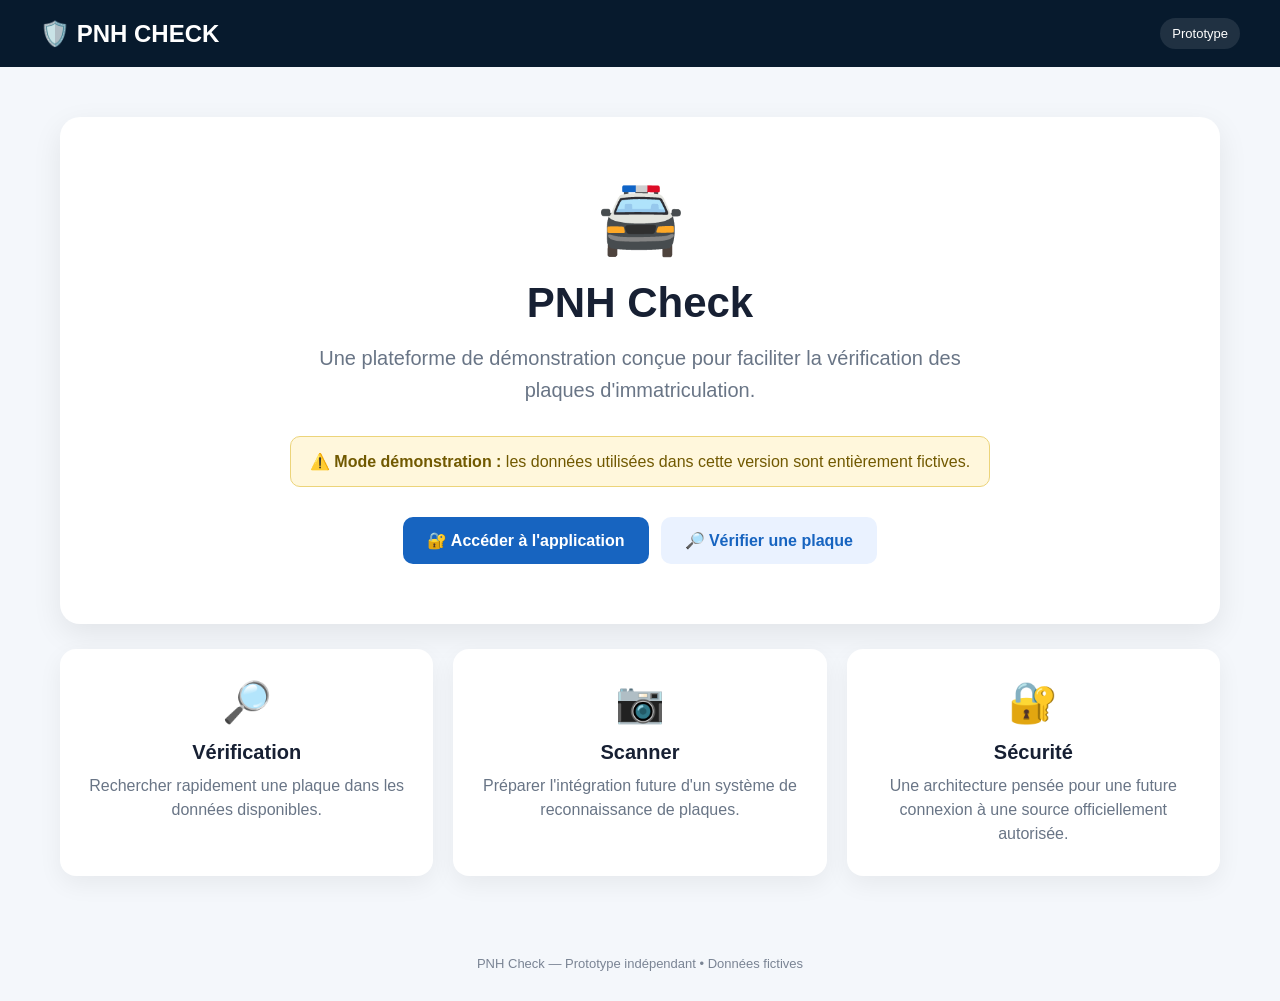
<file: index.html>
<!DOCTYPE html>
<html lang="fr">
<head>
    <meta charset="UTF-8">
    <meta name="viewport" content="width=device-width, initial-scale=1.0">

    <title>PNH Check</title>

    <style>
        * {
            box-sizing: border-box;
            margin: 0;
            padding: 0;
        }

        body {
            font-family: Arial, Helvetica, sans-serif;
            background: #f4f7fb;
            color: #172033;
        }

        header {
            background: #071a2d;
            color: white;
            padding: 18px 30px;
        }

        .header-content {
            max-width: 1200px;
            margin: auto;
            display: flex;
            justify-content: space-between;
            align-items: center;
        }

        .logo {
            font-size: 24px;
            font-weight: bold;
        }

        .badge {
            font-size: 13px;
            background: #ffffff1a;
            padding: 8px 12px;
            border-radius: 20px;
        }

        main {
            max-width: 1200px;
            margin: auto;
            padding: 50px 20px;
        }

        .hero {
            background: white;
            border-radius: 20px;
            padding: 60px 30px;
            text-align: center;
            box-shadow: 0 10px 30px rgba(0,0,0,.08);
        }

        .icon {
            font-size: 70px;
            margin-bottom: 20px;
        }

        h1 {
            font-size: 42px;
            margin-bottom: 15px;
        }

        .subtitle {
            color: #697586;
            font-size: 20px;
            max-width: 650px;
            margin: auto;
            line-height: 1.6;
        }

        .notice {
            max-width: 700px;
            margin: 30px auto;
            padding: 15px;
            background: #fff7dc;
            border: 1px solid #ecd47a;
            border-radius: 10px;
            color: #715900;
        }

        .buttons {
            display: flex;
            justify-content: center;
            gap: 12px;
            flex-wrap: wrap;
            margin-top: 25px;
        }

        .button {
            display: inline-block;
            padding: 14px 24px;
            border-radius: 10px;
            text-decoration: none;
            font-weight: bold;
            transition: .2s;
        }

        .primary {
            background: #1764c0;
            color: white;
        }

        .primary:hover {
            background: #0f4f9c;
        }

        .secondary {
            background: #eaf2ff;
            color: #1764c0;
        }

        .secondary:hover {
            background: #dceaff;
        }

        .features {
            display: grid;
            grid-template-columns: repeat(3, 1fr);
            gap: 20px;
            margin-top: 25px;
        }

        .feature {
            background: white;
            padding: 30px 20px;
            border-radius: 16px;
            box-shadow: 0 8px 25px rgba(0,0,0,.06);
            text-align: center;
        }

        .feature-icon {
            font-size: 40px;
            margin-bottom: 15px;
        }

        .feature h2 {
            font-size: 20px;
            margin-bottom: 10px;
        }

        .feature p {
            color: #697586;
            line-height: 1.5;
        }

        footer {
            text-align: center;
            color: #7a8494;
            font-size: 13px;
            padding: 30px 20px;
        }

        @media (max-width: 700px) {

            .header-content {
                flex-direction: column;
                gap: 10px;
            }

            main {
                padding: 25px 15px;
            }

            .hero {
                padding: 40px 20px;
            }

            h1 {
                font-size: 32px;
            }

            .subtitle {
                font-size: 17px;
            }

            .features {
                grid-template-columns: 1fr;
            }

        }
    </style>
</head>

<body>

<header>

    <div class="header-content">

        <div class="logo">
            🛡️ PNH CHECK
        </div>

        <div class="badge">
            Prototype
        </div>

    </div>

</header>

<main>

    <section class="hero">

        <div class="icon">
            🚔
        </div>

        <h1>
            PNH Check
        </h1>

        <p class="subtitle">
            Une plateforme de démonstration conçue pour
            faciliter la vérification des plaques
            d'immatriculation.
        </p>

        <div class="notice">
            ⚠️ <strong>Mode démonstration :</strong>
            les données utilisées dans cette version sont
            entièrement fictives.
        </div>

        <div class="buttons">

            <a href="login.html" class="button primary">
                🔐 Accéder à l'application
            </a>

            <a href="verify.html" class="button secondary">
                🔎 Vérifier une plaque
            </a>

        </div>

    </section>

    <section class="features">

        <div class="feature">

            <div class="feature-icon">
                🔎
            </div>

            <h2>
                Vérification
            </h2>

            <p>
                Rechercher rapidement une plaque
                dans les données disponibles.
            </p>

        </div>

        <div class="feature">

            <div class="feature-icon">
                📷
            </div>

            <h2>
                Scanner
            </h2>

            <p>
                Préparer l'intégration future d'un
                système de reconnaissance de plaques.
            </p>

        </div>

        <div class="feature">

            <div class="feature-icon">
                🔐
            </div>

            <h2>
                Sécurité
            </h2>

            <p>
                Une architecture pensée pour une
                future connexion à une source officiellement autorisée.
            </p>

        </div>

    </section>

</main>

<footer>
    PNH Check — Prototype indépendant • Données fictives
</footer>

</body>
</html>
</file>
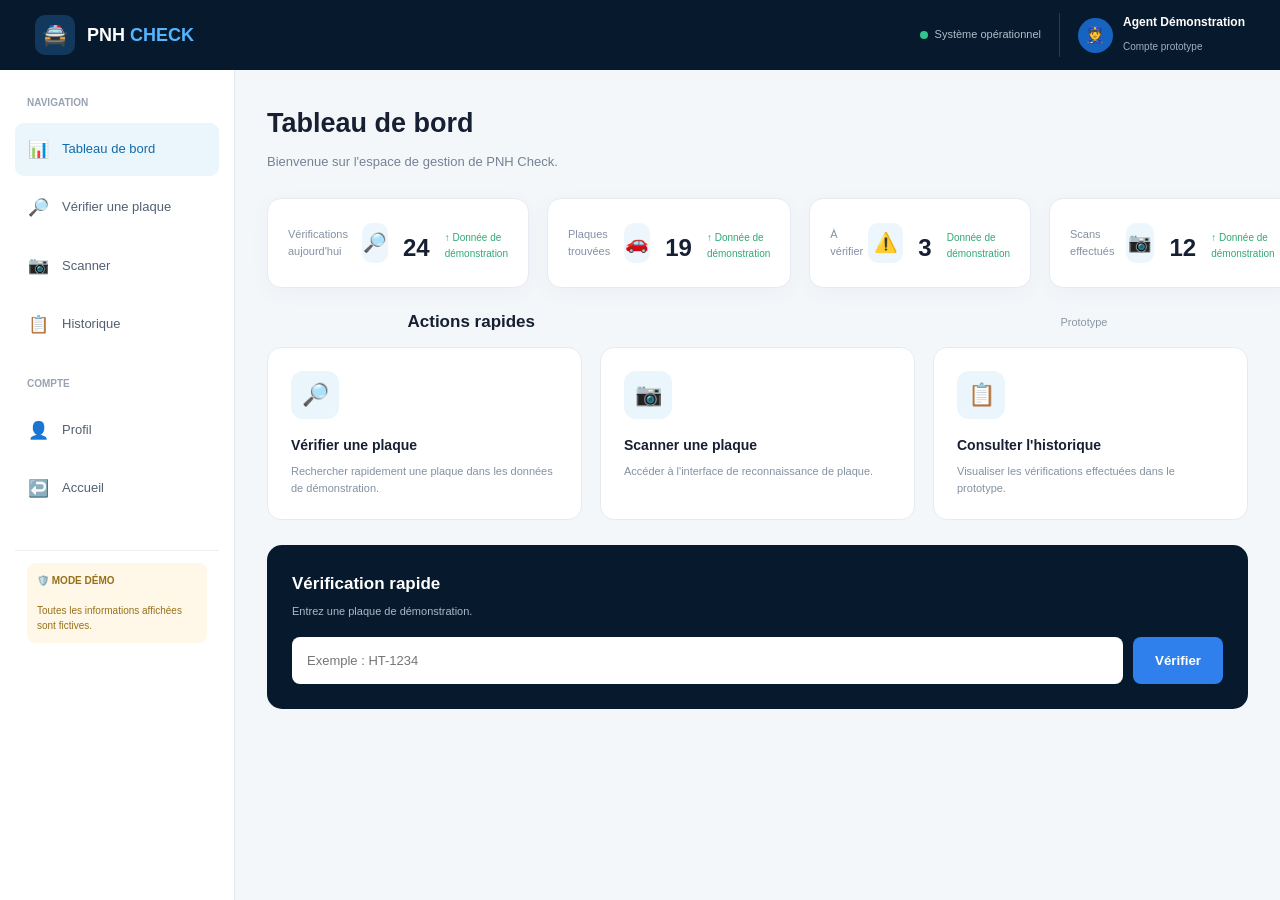
<file: dashboard.html>
<!DOCTYPE html>
<html lang="fr">
<head>
    <meta charset="UTF-8">
    <meta name="viewport" content="width=device-width, initial-scale=1.0">

    <title>Tableau de bord — PNH Check</title>

    <link rel="stylesheet" href="style.css">

    <style>
        /* ==============================
           DASHBOARD
        ============================== */

        body {
            margin: 0;
            min-height: 100vh;
            background: #f4f7fa;
            color: #172033;
        }

        .dashboard {
            min-height: 100vh;
        }

        /* HEADER */

        .dashboard-header {
            height: 70px;
            background: #071a2d;
            color: white;

            display: flex;
            align-items: center;
            justify-content: space-between;

            padding: 0 35px;

            box-sizing: border-box;
        }

        .dashboard-logo {
            display: flex;
            align-items: center;
            gap: 12px;

            font-weight: bold;
            font-size: 18px;
        }

        .dashboard-logo-icon {
            width: 40px;
            height: 40px;

            display: flex;
            align-items: center;
            justify-content: center;

            border-radius: 10px;
            background: #12395d;

            font-size: 21px;
        }

        .dashboard-logo span {
            color: #55b6ff;
        }

        .header-right {
            display: flex;
            align-items: center;
            gap: 18px;
        }

        .system-status {
            display: flex;
            align-items: center;
            gap: 7px;

            font-size: 11px;
            color: #aebdcc;
        }

        .status-dot {
            width: 8px;
            height: 8px;

            border-radius: 50%;
            background: #31c48d;
        }

        .agent {
            display: flex;
            align-items: center;
            gap: 10px;

            padding-left: 18px;
            border-left: 1px solid rgba(255,255,255,.15);
        }

        .agent-avatar {
            width: 35px;
            height: 35px;

            border-radius: 50%;

            display: flex;
            align-items: center;
            justify-content: center;

            background: #1764c0;
        }

        .agent-info strong {
            display: block;
            font-size: 12px;
        }

        .agent-info small {
            color: #9fb0c0;
            font-size: 10px;
        }

        /* LAYOUT */

        .dashboard-layout {
            display: flex;
            min-height: calc(100vh - 70px);
        }

        /* SIDEBAR */

        .sidebar {
            width: 235px;

            background: white;

            border-right: 1px solid #e2e8ee;

            padding: 25px 15px;

            box-sizing: border-box;
        }

        .sidebar-title {
            padding: 0 12px;
            margin-bottom: 12px;

            color: #98a2b3;

            font-size: 10px;
            font-weight: bold;

            text-transform: uppercase;
        }

        .sidebar a {
            display: flex;
            align-items: center;
            gap: 12px;

            padding: 13px 12px;

            margin-bottom: 5px;

            border-radius: 9px;

            color: #526071;

            text-decoration: none;

            font-size: 13px;

            transition: .2s;
        }

        .sidebar a:hover,
        .sidebar a.active {
            background: #eaf5fc;
            color: #126ca8;
        }

        .sidebar-icon {
            width: 23px;
            text-align: center;
            font-size: 17px;
        }

        .sidebar-bottom {
            margin-top: 35px;
            padding: 12px;

            border-top: 1px solid #edf0f2;
        }

        .demo-label {
            padding: 10px;

            border-radius: 8px;

            background: #fff8e8;
            color: #967019;

            font-size: 10px;
            line-height: 1.5;
        }

        /* MAIN */

        .dashboard-main {
            flex: 1;
            padding: 32px;

            overflow: hidden;
        }

        .welcome {
            margin-bottom: 25px;
        }

        .welcome h1 {
            margin: 0;

            font-size: 27px;
        }

        .welcome p {
            margin-top: 7px;

            color: #758295;
            font-size: 13px;
        }

        /* STATISTIQUES */

        .stats-grid {
            display: grid;

            grid-template-columns:
                repeat(4, 1fr);

            gap: 18px;

            margin-bottom: 25px;
        }

        .stat-card {
            background: white;

            border: 1px solid #e5ebf0;

            border-radius: 14px;

            padding: 20px;

            box-shadow:
                0 5px 20px rgba(18, 48, 70, .04);
        }

        .stat-top {
            display: flex;
            justify-content: space-between;
            align-items: center;
        }

        .stat-icon {
            width: 40px;
            height: 40px;

            display: flex;
            align-items: center;
            justify-content: center;

            border-radius: 10px;

            background: #edf6fc;

            font-size: 19px;
        }

        .stat-card small {
            color: #8491a2;
            font-size: 11px;
        }

        .stat-card strong {
            display: block;

            margin-top: 10px;

            font-size: 24px;
        }

        .stat-change {
            display: block;

            margin-top: 5px;

            color: #31a875;

            font-size: 10px;
        }

        /* ACTIONS */

        .section-title {
            display: flex;
            justify-content: space-between;
            align-items: center;

            margin-bottom: 15px;
        }

        .section-title h2 {
            margin: 0;
            font-size: 17px;
        }

        .section-title span {
            color: #8a96a5;
            font-size: 11px;
        }

        .actions-grid {
            display: grid;

            grid-template-columns:
                repeat(3, 1fr);

            gap: 18px;

            margin-bottom: 25px;
        }

        .action-card {
            padding: 23px;

            background: white;

            border: 1px solid #e5ebf0;

            border-radius: 14px;

            text-decoration: none;

            color: inherit;

            transition: .25s;
        }

        .action-card:hover {
            transform: translateY(-3px);

            border-color: #9ed3ef;

            box-shadow:
                0 10px 25px rgba(18, 48, 70, .08);
        }

        .action-icon {
            width: 48px;
            height: 48px;

            display: flex;
            align-items: center;
            justify-content: center;

            border-radius: 12px;

            background: #eaf5fc;

            font-size: 22px;

            margin-bottom: 15px;
        }

        .action-card h3 {
            margin: 0;

            font-size: 14px;
        }

        .action-card p {
            margin: 7px 0 0;

            color: #8491a2;

            font-size: 11px;
            line-height: 1.5;
        }

        /* RECHERCHE RAPIDE */

        .quick-search {
            background: #071a2d;

            border-radius: 15px;

            padding: 25px;

            color: white;

            margin-bottom: 25px;
        }

        .quick-search h2 {
            margin: 0 0 5px;

            font-size: 17px;
        }

        .quick-search p {
            margin: 0 0 17px;

            color: #a9bac9;

            font-size: 11px;
        }

        .search-row {
            display: flex;
            gap: 10px;
        }

        .search-row input {
            flex: 1;

            height: 47px;

            padding: 0 15px;

            border: none;
            outline: none;

            border-radius: 8px;

            font-size: 13px;
        }

        .search-row button {
            border: none;

            padding: 0 22px;

            border-radius: 8px;

            background: #2f80ed;

            color: white;

            font-weight: bold;

            cursor: pointer;
        }

        .search-row button:hover {
            background: #236acb;
        }

        /* RESPONSIVE */

        @media (max-width: 1000px) {

            .stats-grid {
                grid-template-columns:
                    repeat(2, 1fr);
            }

            .actions-grid {
                grid-template-columns:
                    repeat(2, 1fr);
            }
        }

        @media (max-width: 750px) {

            .dashboard-header {
                padding: 0 18px;
            }

            .system-status,
            .agent-info {
                display: none;
            }

            .sidebar {
                width: 65px;
                padding: 20px 8px;
            }

            .sidebar-title,
            .sidebar a span:not(.sidebar-icon),
            .sidebar-bottom {
                display: none;
            }

            .sidebar a {
                justify-content: center;
                padding: 13px 5px;
            }

            .dashboard-main {
                padding: 22px 16px;
            }
        }

        @media (max-width: 550px) {

            .stats-grid,
            .actions-grid {
                grid-template-columns: 1fr;
            }

            .dashboard-main {
                padding: 20px 13px;
            }

            .welcome h1 {
                font-size: 22px;
            }

            .search-row {
                flex-direction: column;
            }

            .search-row button {
                height: 45px;
            }
        }
    </style>
</head>

<body>

<div class="dashboard">

    <!-- HEADER -->

    <header class="dashboard-header">

        <div class="dashboard-logo">

            <div class="dashboard-logo-icon">
                🚔
            </div>

            <div>
                PNH <span>CHECK</span>
            </div>

        </div>


        <div class="header-right">

            <div class="system-status">

                <div class="status-dot"></div>

                Système opérationnel

            </div>


            <div class="agent">

                <div class="agent-avatar">
                    👮
                </div>

                <div class="agent-info">

                    <strong>Agent Démonstration</strong>

                    <small>Compte prototype</small>

                </div>

            </div>

        </div>

    </header>


    <div class="dashboard-layout">


        <!-- SIDEBAR -->

        <aside class="sidebar">

            <div class="sidebar-title">
                Navigation
            </div>


            <a
                href="dashboard.html"
                class="active"
            >
                <span class="sidebar-icon">📊</span>
                <span>Tableau de bord</span>
            </a>


            <a href="verify.html">

                <span class="sidebar-icon">🔎</span>
                <span>Vérifier une plaque</span>

            </a>


            <a href="scanner.html">

                <span class="sidebar-icon">📷</span>
                <span>Scanner</span>

            </a>


            <a href="history.html">

                <span class="sidebar-icon">📋</span>
                <span>Historique</span>

            </a>


            <div class="sidebar-title"
                 style="margin-top:25px;">
                Compte
            </div>


            <a href="profile.html">

                <span class="sidebar-icon">👤</span>
                <span>Profil</span>

            </a>


            <a href="index.html">

                <span class="sidebar-icon">↩️</span>
                <span>Accueil</span>

            </a>


            <div class="sidebar-bottom">

                <div class="demo-label">

                    🛡️ <strong>MODE DÉMO</strong>

                    <br><br>

                    Toutes les informations
                    affichées sont fictives.

                </div>

            </div>

        </aside>


        <!-- CONTENU -->

        <main class="dashboard-main">


            <div class="welcome">

                <h1>
                    Tableau de bord
                </h1>

                <p>
                    Bienvenue sur l'espace de gestion de PNH Check.
                </p>

            </div>


            <!-- STATISTIQUES -->

            <div class="stats-grid">


                <div class="stat-card">

                    <div class="stat-top">

                        <small>
                            Vérifications aujourd'hui
                        </small>

                        <div class="stat-icon">
                            🔎
                        </div>

                    </div>

                    <strong>24</strong>

                    <span class="stat-change">
                        ↑ Donnée de démonstration
                    </span>

                </div>


                <div class="stat-card">

                    <div class="stat-top">

                        <small>
                            Plaques trouvées
                        </small>

                        <div class="stat-icon">
                            🚗
                        </div>

                    </div>

                    <strong>19</strong>

                    <span class="stat-change">
                        ↑ Donnée de démonstration
                    </span>

                </div>


                <div class="stat-card">

                    <div class="stat-top">

                        <small>
                            À vérifier
                        </small>

                        <div class="stat-icon">
                            ⚠️
                        </div>

                    </div>

                    <strong>3</strong>

                    <span class="stat-change">
                        Donnée de démonstration
                    </span>

                </div>


                <div class="stat-card">

                    <div class="stat-top">

                        <small>
                            Scans effectués
                        </small>

                        <div class="stat-icon">
                            📷
                        </div>

                    </div>

                    <strong>12</strong>

                    <span class="stat-change">
                        ↑ Donnée de démonstration
                    </span>

                </div>

            </div>


            <!-- ACTIONS -->

            <div class="section-title">

                <h2>
                    Actions rapides
                </h2>

                <span>
                    Prototype
                </span>

            </div>


            <div class="actions-grid">


                <a
                    href="verify.html"
                    class="action-card"
                >

                    <div class="action-icon">
                        🔎
                    </div>

                    <h3>
                        Vérifier une plaque
                    </h3>

                    <p>
                        Rechercher rapidement une plaque
                        dans les données de démonstration.
                    </p>

                </a>


                <a
                    href="scanner.html"
                    class="action-card"
                >

                    <div class="action-icon">
                        📷
                    </div>

                    <h3>
                        Scanner une plaque
                    </h3>

                    <p>
                        Accéder à l'interface de
                        reconnaissance de plaque.
                    </p>

                </a>


                <a
                    href="history.html"
                    class="action-card"
                >

                    <div class="action-icon">
                        📋
                    </div>

                    <h3>
                        Consulter l'historique
                    </h3>

                    <p>
                        Visualiser les vérifications
                        effectuées dans le prototype.
                    </p>

                </a>

            </div>


            <!-- RECHERCHE RAPIDE -->

            <section class="quick-search">

                <h2>
                    Vérification rapide
                </h2>

                <p>
                    Entrez une plaque de démonstration.
                </p>


                <div class="search-row">

                    <input
                        type="text"
                        id="dashboardPlate"
                        placeholder="Exemple : HT-1234"
                    >


                    <button
                        onclick="quickVerify()"
                    >
                        Vérifier
                    </button>

                </div>


                <div
                    id="quickResult"
                    style="
                        margin-top:15px;
                        display:none;
                        padding:13px;
                        border-radius:8px;
                        background:#12395d;
                        font-size:12px;
                    "
                ></div>

            </section>


        </main>

    </div>

</div>


<script>

    /*
     * DONNÉES DE DÉMONSTRATION
     * Aucune base réelle n'est utilisée.
     */

    const demoVehicles = {

        "HT-1234": {
            vehicle: "Toyota Corolla",
            type: "Automobile",
            status: "Enregistré"
        },

        "HT-5678": {
            vehicle: "Nissan Frontier",
            type: "Camionnette",
            status: "Enregistré"
        },

        "AA-2026": {
            vehicle: "Hyundai Tucson",
            type: "Automobile",
            status: "À vérifier"
        }

    };


    function quickVerify() {

        const input =
            document.getElementById(
                "dashboardPlate"
            );

        const result =
            document.getElementById(
                "quickResult"
            );


        const plate =
            input.value
                .trim()
                .toUpperCase();


        if (!plate) {

            result.style.display = "block";

            result.textContent =
                "Veuillez entrer une plaque.";

            return;
        }


        const vehicle =
            demoVehicles[plate];


        result.style.display = "block";


        if (!vehicle) {

            result.innerHTML =
                "❌ Plaque non trouvée dans les données de démonstration.";

            return;
        }


        result.innerHTML = `
            🚗 <strong>${vehicle.vehicle}</strong><br>
            Plaque : ${plate}<br>
            Type : ${vehicle.type}<br>
            Statut : ${vehicle.status}
        `;

    }


    /* ENTER = RECHERCHE */

    document
        .getElementById("dashboardPlate")
        .addEventListener(
            "keydown",
            function(event) {

                if (event.key === "Enter") {

                    quickVerify();

                }

            }
        );

</script>

</body>
</html>
</file>
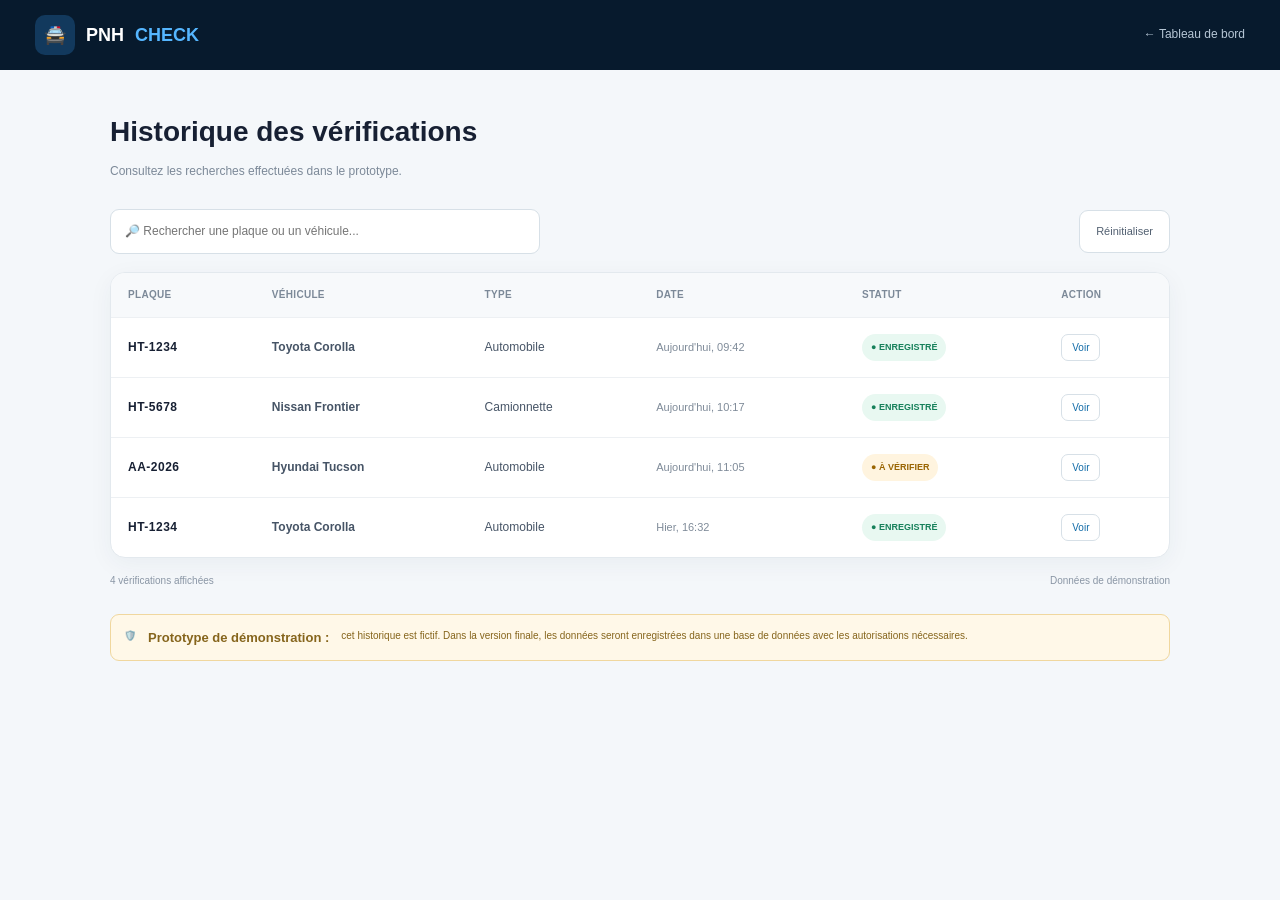
<file: history.html>
<!DOCTYPE html>
<html lang="fr">
<head>
    <meta charset="UTF-8">
    <meta name="viewport" content="width=device-width, initial-scale=1.0">

    <title>Historique — PNH Check</title>

    <link rel="stylesheet" href="style.css">

    <style>
        body {
            margin: 0;
            background: #f4f7fa;
            color: #172033;
        }

        .history-page {
            min-height: 100vh;
        }

        /* HEADER */

        .history-header {
            height: 70px;
            background: #071a2d;
            color: white;

            display: flex;
            align-items: center;
            justify-content: space-between;

            padding: 0 35px;
        }

        .history-logo {
            display: flex;
            align-items: center;
            gap: 11px;

            font-size: 18px;
            font-weight: bold;
        }

        .history-logo span {
            color: #55b6ff;
        }

        .history-logo-icon {
            width: 40px;
            height: 40px;

            display: flex;
            align-items: center;
            justify-content: center;

            border-radius: 10px;
            background: #12395d;
        }

        .back-dashboard {
            color: #b7c7d6;
            text-decoration: none;
            font-size: 12px;
        }

        .back-dashboard:hover {
            color: white;
        }

        /* CONTENU */

        .history-content {
            max-width: 1100px;
            width: 100%;

            margin: auto;
            padding: 40px 20px;

            box-sizing: border-box;
        }

        .page-title {
            margin-bottom: 28px;
        }

        .page-title h1 {
            margin: 0;
            font-size: 28px;
        }

        .page-title p {
            margin-top: 7px;

            color: #7c8998;
            font-size: 12px;
        }

        /* TOOLBAR */

        .history-toolbar {
            display: flex;
            align-items: center;
            justify-content: space-between;

            gap: 15px;

            margin-bottom: 18px;
        }

        .history-search {
            flex: 1;
            max-width: 400px;

            height: 43px;

            padding: 0 14px;

            border: 1px solid #d7e0e7;

            border-radius: 9px;

            outline: none;

            background: white;

            font-size: 12px;
        }

        .history-search:focus {
            border-color: #2f80ed;

            box-shadow:
                0 0 0 3px rgba(47,128,237,.08);
        }

        .clear-button {
            height: 43px;

            padding: 0 16px;

            border: 1px solid #d7e0e7;

            border-radius: 9px;

            background: white;

            color: #526071;

            cursor: pointer;

            font-size: 11px;
        }

        .clear-button:hover {
            border-color: #aebdca;
        }

        /* TABLE */

        .history-card {
            background: white;

            border: 1px solid #e3e9ee;

            border-radius: 15px;

            overflow: hidden;

            box-shadow:
                0 6px 25px rgba(20,50,70,.05);
        }

        .history-table-wrapper {
            overflow-x: auto;
        }

        table {
            width: 100%;

            border-collapse: collapse;

            min-width: 750px;
        }

        thead {
            background: #f7f9fb;
        }

        th {
            padding: 14px 17px;

            text-align: left;

            color: #7c8998;

            font-size: 10px;

            text-transform: uppercase;

            letter-spacing: .3px;
        }

        td {
            padding: 16px 17px;

            border-top: 1px solid #edf0f3;

            font-size: 12px;

            color: #465466;
        }

        tbody tr:hover {
            background: #fbfcfd;
        }

        .plate {
            font-weight: bold;

            letter-spacing: .5px;

            color: #172033;
        }

        .vehicle {
            font-weight: 600;
        }

        .date {
            color: #7f8b99;
            font-size: 11px;
        }

        /* STATUT */

        .status {
            display: inline-flex;

            align-items: center;

            gap: 5px;

            padding: 6px 9px;

            border-radius: 20px;

            font-size: 9px;

            font-weight: bold;
        }

        .status-ok {
            background: #e8f8f1;
            color: #16805a;
        }

        .status-warning {
            background: #fff4df;
            color: #996400;
        }

        /* ACTION */

        .view-button {
            padding: 7px 10px;

            border: 1px solid #d7e0e7;

            border-radius: 7px;

            background: white;

            color: #126ca8;

            cursor: pointer;

            font-size: 10px;
        }

        .view-button:hover {
            background: #edf6fc;
        }

        /* RESULTAT VIDE */

        .empty-history {
            display: none;

            padding: 60px 20px;

            text-align: center;

            color: #8b98a6;
        }

        .empty-history.show {
            display: block;
        }

        .empty-history-icon {
            font-size: 40px;
            margin-bottom: 12px;
        }

        .empty-history p {
            font-size: 12px;
        }

        /* FOOTER INFO */

        .history-info {
            display: flex;

            justify-content: space-between;

            margin-top: 15px;

            color: #8a96a5;

            font-size: 10px;
        }

        .demo-notice {
            margin-top: 25px;

            padding: 13px;

            border-radius: 9px;

            background: #fff8e8;

            border: 1px solid #f0d79e;

            color: #86651c;

            font-size: 10px;

            line-height: 1.5;
        }

        /* MOBILE */

        @media (max-width: 600px) {

            .history-header {
                padding: 0 17px;
            }

            .history-content {
                padding: 30px 13px;
            }

            .page-title h1 {
                font-size: 23px;
            }

            .history-toolbar {
                flex-direction: column;
                align-items: stretch;
            }

            .history-search {
                max-width: none;
            }

            .history-info {
                flex-direction: column;
                gap: 5px;
            }
        }
    </style>
</head>

<body>

<div class="history-page">

    <!-- HEADER -->

    <header class="history-header">

        <div class="history-logo">

            <div class="history-logo-icon">
                🚔
            </div>

            PNH <span>CHECK</span>

        </div>

        <a
            href="dashboard.html"
            class="back-dashboard"
        >
            ← Tableau de bord
        </a>

    </header>


    <!-- CONTENU -->

    <main class="history-content">

        <div class="page-title">

            <h1>
                Historique des vérifications
            </h1>

            <p>
                Consultez les recherches effectuées
                dans le prototype.
            </p>

        </div>


        <!-- BARRE D'OUTILS -->

        <div class="history-toolbar">

            <input
                type="text"
                id="historySearch"
                class="history-search"
                placeholder="🔎 Rechercher une plaque ou un véhicule..."
            >

            <button
                class="clear-button"
                onclick="clearSearch()"
            >
                Réinitialiser
            </button>

        </div>


        <!-- TABLE -->

        <section class="history-card">

            <div class="history-table-wrapper">

                <table>

                    <thead>

                        <tr>

                            <th>
                                Plaque
                            </th>

                            <th>
                                Véhicule
                            </th>

                            <th>
                                Type
                            </th>

                            <th>
                                Date
                            </th>

                            <th>
                                Statut
                            </th>

                            <th>
                                Action
                            </th>

                        </tr>

                    </thead>


                    <tbody id="historyBody">

                        <tr>

                            <td class="plate">
                                HT-1234
                            </td>

                            <td class="vehicle">
                                Toyota Corolla
                            </td>

                            <td>
                                Automobile
                            </td>

                            <td class="date">
                                Aujourd'hui, 09:42
                            </td>

                            <td>
                                <span class="status status-ok">
                                    ● ENREGISTRÉ
                                </span>
                            </td>

                            <td>
                                <button
                                    class="view-button"
                                    onclick="showDetails('HT-1234')"
                                >
                                    Voir
                                </button>
                            </td>

                        </tr>


                        <tr>

                            <td class="plate">
                                HT-5678
                            </td>

                            <td class="vehicle">
                                Nissan Frontier
                            </td>

                            <td>
                                Camionnette
                            </td>

                            <td class="date">
                                Aujourd'hui, 10:17
                            </td>

                            <td>
                                <span class="status status-ok">
                                    ● ENREGISTRÉ
                                </span>
                            </td>

                            <td>
                                <button
                                    class="view-button"
                                    onclick="showDetails('HT-5678')"
                                >
                                    Voir
                                </button>
                            </td>

                        </tr>


                        <tr>

                            <td class="plate">
                                AA-2026
                            </td>

                            <td class="vehicle">
                                Hyundai Tucson
                            </td>

                            <td>
                                Automobile
                            </td>

                            <td class="date">
                                Aujourd'hui, 11:05
                            </td>

                            <td>
                                <span class="status status-warning">
                                    ● À VÉRIFIER
                                </span>
                            </td>

                            <td>
                                <button
                                    class="view-button"
                                    onclick="showDetails('AA-2026')"
                                >
                                    Voir
                                </button>
                            </td>

                        </tr>


                        <tr>

                            <td class="plate">
                                HT-1234
                            </td>

                            <td class="vehicle">
                                Toyota Corolla
                            </td>

                            <td>
                                Automobile
                            </td>

                            <td class="date">
                                Hier, 16:32
                            </td>

                            <td>
                                <span class="status status-ok">
                                    ● ENREGISTRÉ
                                </span>
                            </td>

                            <td>
                                <button
                                    class="view-button"
                                    onclick="showDetails('HT-1234')"
                                >
                                    Voir
                                </button>
                            </td>

                        </tr>

                    </tbody>

                </table>

            </div>


            <!-- VIDE -->

            <div
                id="emptyHistory"
                class="empty-history"
            >

                <div class="empty-history-icon">
                    🔍
                </div>

                <strong>
                    Aucun résultat
                </strong>

                <p>
                    Aucune vérification ne correspond
                    à votre recherche.
                </p>

            </div>

        </section>


        <div class="history-info">

            <span>
                4 vérifications affichées
            </span>

            <span>
                Données de démonstration
            </span>

        </div>


        <div class="demo-notice">

            🛡️ <strong>Prototype de démonstration :</strong>
            cet historique est fictif. Dans la version finale,
            les données seront enregistrées dans une base de
            données avec les autorisations nécessaires.

        </div>

    </main>

</div>


<script>

    /* ==============================
       RECHERCHE
    ============================== */

    const search =
        document.getElementById("historySearch");

    const rows =
        document.querySelectorAll(
            "#historyBody tr"
        );

    const empty =
        document.getElementById(
            "emptyHistory"
        );


    search.addEventListener(
        "input",
        function() {

            const value =
                this.value
                    .trim()
                    .toLowerCase();

            let visibleRows = 0;


            rows.forEach(row => {

                const text =
                    row.textContent
                        .toLowerCase();


                if (
                    text.includes(value)
                ) {

                    row.style.display = "";
                    visibleRows++;

                } else {

                    row.style.display = "none";

                }

            });


            if (visibleRows === 0) {

                empty.classList.add("show");

            } else {

                empty.classList.remove("show");

            }

        }
    );


    /* ==============================
       RESET
    ============================== */

    function clearSearch() {

        search.value = "";

        rows.forEach(row => {

            row.style.display = "";

        });

        empty.classList.remove("show");

    }


    /* ==============================
       DETAILS
    ============================== */

    function showDetails(plate) {

        alert(
            "Détails de démonstration pour : "
            + plate
        );

    }

</script>

</body>
</html>
</file>
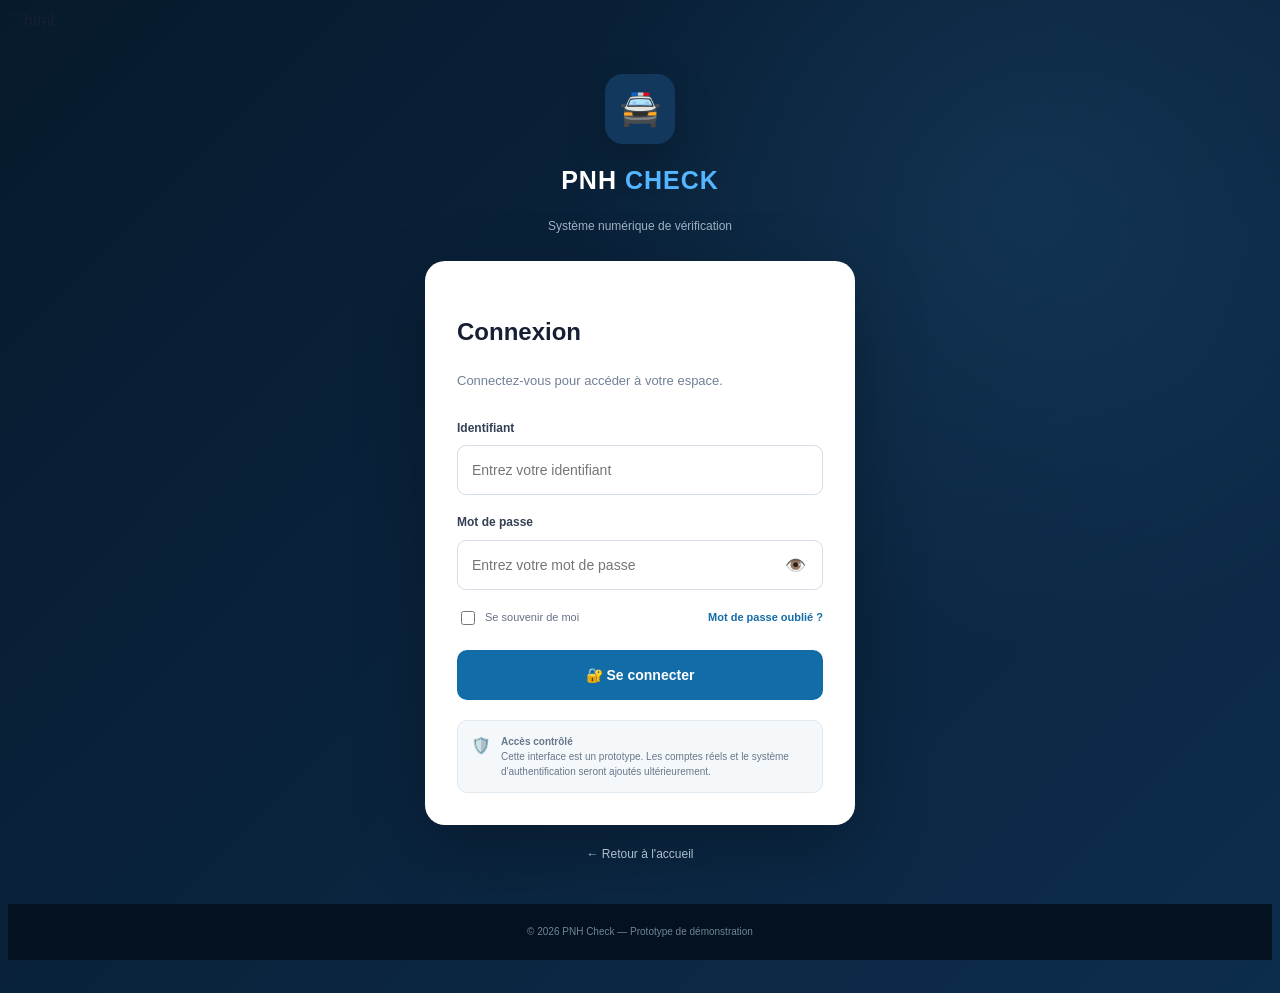
<file: longin.html>
```html
<!DOCTYPE html>
<html lang="fr">
<head>
    <meta charset="UTF-8">
    <meta name="viewport" content="width=device-width, initial-scale=1.0">

    <title>Connexion — PNH Check</title>

    <meta
        name="description"
        content="Connexion au prototype PNH Check."
    >

    <link rel="stylesheet" href="style.css">

    <style>

        /* ==============================
           PAGE DE CONNEXION
        ============================== */

        body {
            min-height: 100vh;

            display: flex;
            flex-direction: column;

            background:
                radial-gradient(
                    circle at 80% 20%,
                    rgba(85, 182, 255, 0.10),
                    transparent 35%
                ),
                linear-gradient(
                    135deg,
                    #071a2d,
                    #0d2d4d
                );
        }


        .login-page {
            flex: 1;

            display: flex;
            align-items: center;
            justify-content: center;

            padding: 40px 20px;
        }


        .login-container {
            width: 100%;
            max-width: 430px;
        }


        /* LOGO */

        .login-logo {
            text-align: center;
            color: white;

            margin-bottom: 25px;
        }


        .login-logo-icon {
            width: 70px;
            height: 70px;

            margin: 0 auto 15px;

            display: flex;
            align-items: center;
            justify-content: center;

            border-radius: 18px;

            background: #12395d;

            font-size: 34px;

            box-shadow:
                0 15px 40px rgba(0, 0, 0, 0.2);
        }


        .login-logo h1 {
            font-size: 25px;

            letter-spacing: 1px;
        }


        .login-logo h1 span {
            color: #55b6ff;
        }


        .login-logo p {
            margin-top: 4px;

            color: #9fb0c0;

            font-size: 12px;
        }


        /* CARTE */

        .login-card {
            padding: 32px;

            background: white;

            border-radius: 20px;

            box-shadow:
                0 25px 70px rgba(0, 0, 0, 0.25);
        }


        .login-card h2 {
            font-size: 24px;

            color: #172033;
        }


        .login-card-description {
            margin-top: 7px;

            color: #718096;

            font-size: 13px;
        }


        /* FORMULAIRE */

        .login-form {
            margin-top: 27px;
        }


        .form-group {
            margin-bottom: 18px;
        }


        .form-group label {
            display: block;

            margin-bottom: 7px;

            color: #344054;

            font-size: 12px;

            font-weight: bold;
        }


        .form-input {
            width: 100%;

            height: 50px;

            padding: 0 14px;

            border: 1px solid #d5dde6;

            border-radius: 9px;

            outline: none;

            font-size: 14px;

            transition: 0.25s;
        }


        .form-input:focus {
            border-color: #3297d3;

            box-shadow:
                0 0 0 4px rgba(
                    50,
                    151,
                    211,
                    0.10
                );
        }


        /* MOT DE PASSE */

        .password-container {
            position: relative;
        }


        .password-container input {
            padding-right: 50px;
        }


        .password-toggle {
            position: absolute;

            right: 10px;
            top: 50%;

            transform: translateY(-50%);

            width: 35px;
            height: 35px;

            border: none;

            background: transparent;

            cursor: pointer;

            font-size: 17px;
        }


        /* OPTIONS */

        .login-options {
            display: flex;

            align-items: center;
            justify-content: space-between;

            margin: 5px 0 22px;
        }


        .remember {
            display: flex;

            align-items: center;

            gap: 7px;

            color: #667085;

            font-size: 11px;
        }


        .remember input {
            width: 14px;
            height: 14px;
        }


        .forgot {
            color: #126ca8;

            text-decoration: none;

            font-size: 11px;

            font-weight: bold;
        }


        .forgot:hover {
            text-decoration: underline;
        }


        /* BOUTON */

        .login-submit {
            width: 100%;

            height: 50px;

            border: none;

            border-radius: 10px;

            background: #126ca8;

            color: white;

            font-size: 14px;

            font-weight: bold;

            cursor: pointer;

            transition: 0.25s;
        }


        .login-submit:hover {
            background: #0d5b8e;

            transform: translateY(-1px);
        }


        /* MESSAGE */

        .login-message {
            display: none;

            margin-top: 15px;

            padding: 12px;

            border-radius: 8px;

            font-size: 12px;

            text-align: center;
        }


        .login-message.show {
            display: block;
        }


        .login-message.warning {
            background: #fff5e6;

            color: #9a6200;

            border: 1px solid #f2d39b;
        }


        /* AVERTISSEMENT */

        .login-warning {
            display: flex;

            gap: 10px;

            margin-top: 20px;

            padding: 13px;

            border-radius: 10px;

            background: #f5f8fa;

            border: 1px solid #e1e8ee;

            color: #68778a;

            font-size: 10px;

            line-height: 1.5;
        }


        .login-warning span {
            font-size: 16px;
        }


        /* RETOUR */

        .back-home {
            display: block;

            margin-top: 20px;

            text-align: center;

            color: #aebdcc;

            text-decoration: none;

            font-size: 12px;
        }


        .back-home:hover {
            color: white;
        }


        /* FOOTER */

        .login-footer {
            padding: 20px;

            text-align: center;

            color: #708499;

            font-size: 10px;
        }


        /* MOBILE */

        @media (max-width: 500px) {

            .login-card {
                padding: 25px 20px;

                border-radius: 16px;
            }

            .login-page {
                padding: 25px 15px;
            }

        }

    </style>
</head>


<body>


    <main class="login-page">

        <div class="login-container">


            <!-- LOGO -->

            <div class="login-logo">

                <div class="login-logo-icon">
                    🚔
                </div>

                <h1>
                    PNH <span>CHECK</span>
                </h1>

                <p>
                    Système numérique de vérification
                </p>

            </div>


            <!-- CARTE DE CONNEXION -->

            <div class="login-card">

                <h2>
                    Connexion
                </h2>

                <p class="login-card-description">
                    Connectez-vous pour accéder à votre espace.
                </p>


                <form
                    class="login-form"
                    id="loginForm"
                >


                    <!-- IDENTIFIANT -->

                    <div class="form-group">

                        <label for="username">
                            Identifiant
                        </label>

                        <input
                            type="text"
                            id="username"
                            class="form-input"
                            placeholder="Entrez votre identifiant"
                            autocomplete="username"
                            required
                        >

                    </div>


                    <!-- MOT DE PASSE -->

                    <div class="form-group">

                        <label for="password">
                            Mot de passe
                        </label>

                        <div class="password-container">

                            <input
                                type="password"
                                id="password"
                                class="form-input"
                                placeholder="Entrez votre mot de passe"
                                autocomplete="current-password"
                                required
                            >

                            <button
                                type="button"
                                class="password-toggle"
                                id="togglePassword"
                                aria-label="Afficher le mot de passe"
                            >
                                👁️
                            </button>

                        </div>

                    </div>


                    <!-- OPTIONS -->

                    <div class="login-options">

                        <label class="remember">

                            <input
                                type="checkbox"
                                id="remember"
                            >

                            Se souvenir de moi

                        </label>


                        <a
                            href="#"
                            class="forgot"
                            onclick="forgotPassword(event)"
                        >
                            Mot de passe oublié ?
                        </a>

                    </div>


                    <!-- BOUTON -->

                    <button
                        type="submit"
                        class="login-submit"
                    >
                        🔐 Se connecter
                    </button>


                    <!-- MESSAGE -->

                    <div
                        id="loginMessage"
                        class="login-message warning"
                    ></div>


                </form>


                <!-- AVERTISSEMENT -->

                <div class="login-warning">

                    <span>🛡️</span>

                    <div>

                        <strong>
                            Accès contrôlé
                        </strong>

                        <br>

                        Cette interface est un prototype.
                        Les comptes réels et le système
                        d'authentification seront ajoutés
                        ultérieurement.

                    </div>

                </div>

            </div>


            <!-- RETOUR -->

            <a
                href="index.html"
                class="back-home"
            >
                ← Retour à l'accueil
            </a>


        </div>

    </main>


    <footer class="login-footer">

        © 2026 PNH Check — Prototype de démonstration

    </footer>


    <script>

        const password =
            document.getElementById("password");

        const togglePassword =
            document.getElementById("togglePassword");


        /* AFFICHER / CACHER LE MOT DE PASSE */

        togglePassword.addEventListener(
            "click",
            () => {

                if (
                    password.type === "password"
                ) {

                    password.type = "text";

                    togglePassword.textContent = "🙈";

                } else {

                    password.type = "password";

                    togglePassword.textContent = "👁️";

                }

            }
        );


        /* FORMULAIRE */

        document
            .getElementById("loginForm")
            .addEventListener(
                "submit",
                function(event) {

                    event.preventDefault();

                    const username =
                        document
                            .getElementById("username")
                            .value
                            .trim();

                    const message =
                        document
                            .getElementById("loginMessage");


                    if (!username) {

                        message.textContent =
                            "Veuillez entrer votre identifiant.";

                        message.classList.add("show");

                        return;
                    }


                    /*
                     * Prototype uniquement.
                     * Aucun vrai compte n'est vérifié ici.
                     */

                    message.textContent =
                        "Le système d'authentification sera connecté au serveur dans une prochaine étape.";

                    message.classList.add("show");

                }
            );


        /* MOT DE PASSE OUBLIÉ */

        function forgotPassword(event) {

            event.preventDefault();

            const message =
                document
                    .getElementById("loginMessage");

            message.textContent =
                "La récupération du compte sera disponible lorsque le système d'authentification sera configuré.";

            message.classList.add("show");

        }

    </script>

</body>
</html>
```
</file>
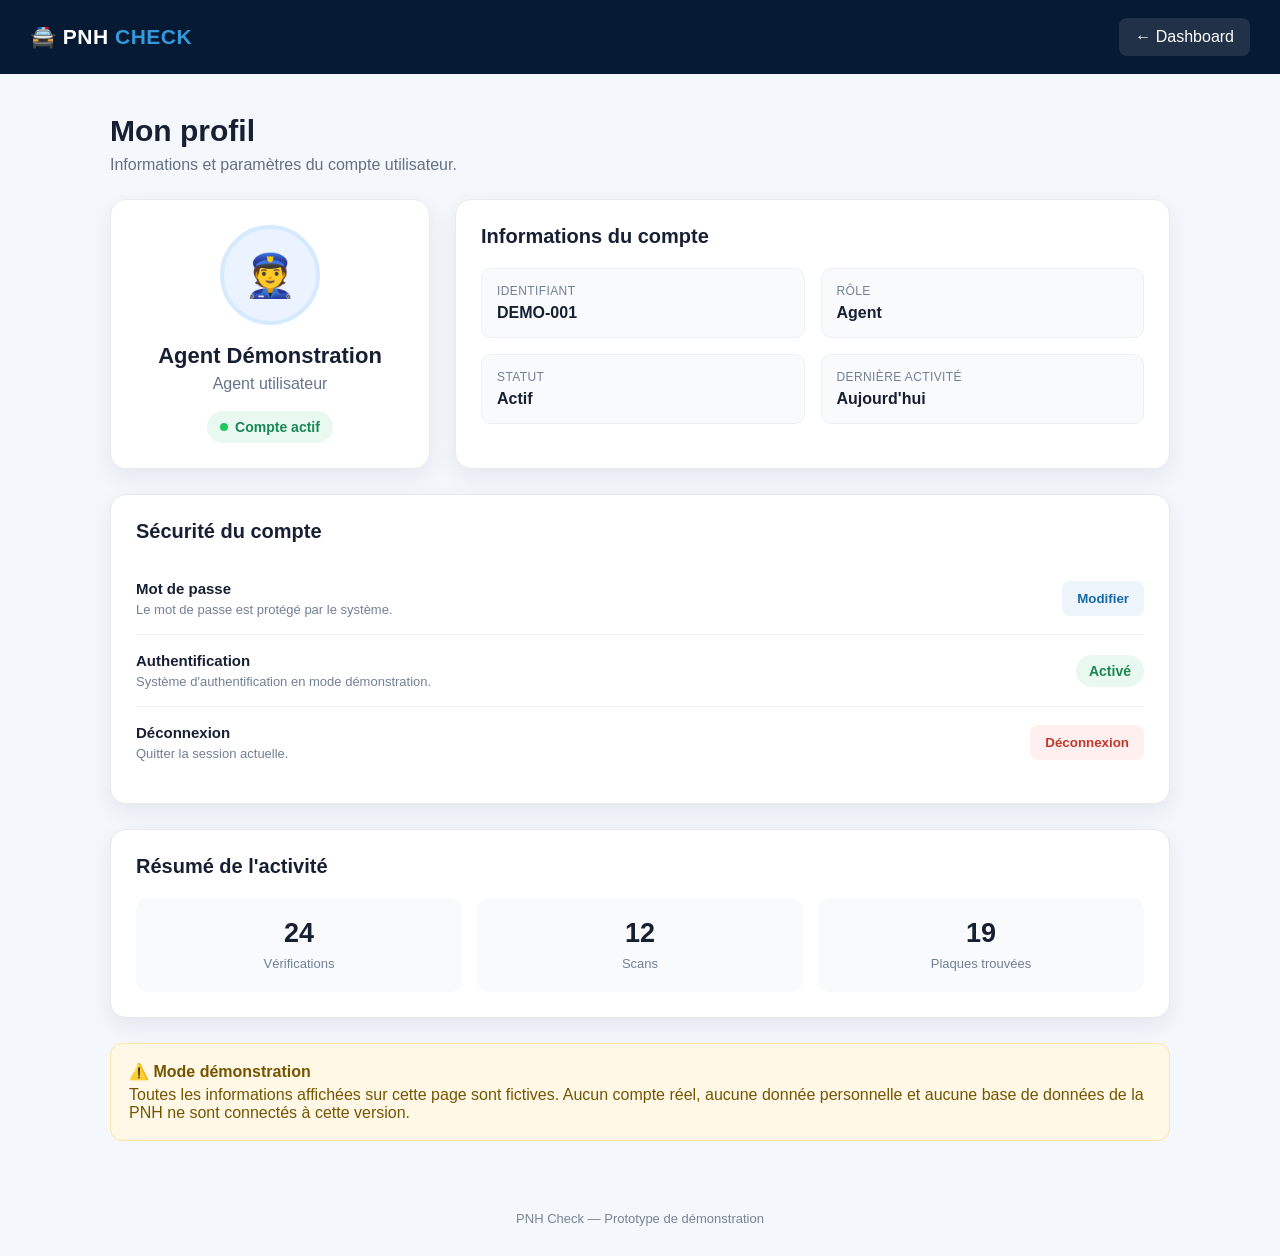
<file: profile.html>
<!DOCTYPE html>
<html lang="fr">
<head>
    <meta charset="UTF-8">
    <meta name="viewport" content="width=device-width, initial-scale=1.0">

    <title>PNH Check — Profil</title>

    <style>
        * {
            box-sizing: border-box;
            margin: 0;
            padding: 0;
            font-family: Arial, Helvetica, sans-serif;
        }

        body {
            background: #f4f7fb;
            color: #172033;
        }

        /* HEADER */
        header {
            background: #071a33;
            color: white;
            padding: 18px 30px;
            display: flex;
            justify-content: space-between;
            align-items: center;
        }

        .logo {
            font-size: 21px;
            font-weight: bold;
            letter-spacing: .5px;
        }

        .logo span {
            color: #3498db;
        }

        .back {
            color: white;
            text-decoration: none;
            background: rgba(255,255,255,.1);
            padding: 10px 16px;
            border-radius: 8px;
            transition: .2s;
        }

        .back:hover {
            background: rgba(255,255,255,.18);
        }

        /* MAIN */
        main {
            max-width: 1100px;
            margin: 40px auto;
            padding: 0 20px;
        }

        .page-title {
            margin-bottom: 25px;
        }

        .page-title h1 {
            font-size: 30px;
            margin-bottom: 8px;
        }

        .page-title p {
            color: #657083;
        }

        /* PROFILE */
        .profile-grid {
            display: grid;
            grid-template-columns: 320px 1fr;
            gap: 25px;
        }

        .card {
            background: white;
            border-radius: 16px;
            padding: 25px;
            box-shadow: 0 8px 25px rgba(15, 35, 65, .07);
            border: 1px solid #e7ebf1;
        }

        /* PROFILE CARD */
        .profile-card {
            text-align: center;
        }

        .avatar {
            width: 100px;
            height: 100px;
            margin: 0 auto 18px;
            border-radius: 50%;
            background: #eaf3ff;
            display: flex;
            align-items: center;
            justify-content: center;
            font-size: 42px;
            border: 4px solid #d5e9ff;
        }

        .profile-card h2 {
            font-size: 22px;
            margin-bottom: 6px;
        }

        .role {
            color: #64748b;
            margin-bottom: 18px;
        }

        .status {
            display: inline-flex;
            align-items: center;
            gap: 7px;
            background: #e9f9ef;
            color: #198754;
            padding: 8px 13px;
            border-radius: 20px;
            font-size: 14px;
            font-weight: bold;
        }

        .status-dot {
            width: 8px;
            height: 8px;
            background: #22c55e;
            border-radius: 50%;
        }

        /* INFO */
        .section-title {
            font-size: 20px;
            margin-bottom: 20px;
        }

        .info-list {
            display: grid;
            grid-template-columns: 1fr 1fr;
            gap: 16px;
        }

        .info-item {
            background: #f8fafc;
            padding: 15px;
            border-radius: 10px;
            border: 1px solid #edf0f4;
        }

        .info-label {
            display: block;
            font-size: 12px;
            color: #718096;
            margin-bottom: 6px;
            text-transform: uppercase;
            letter-spacing: .4px;
        }

        .info-value {
            font-weight: bold;
        }

        /* SECURITY */
        .security {
            margin-top: 25px;
        }

        .security-item {
            display: flex;
            justify-content: space-between;
            align-items: center;
            padding: 17px 0;
            border-bottom: 1px solid #edf0f4;
            gap: 15px;
        }

        .security-item:last-child {
            border-bottom: none;
        }

        .security-item h3 {
            font-size: 15px;
            margin-bottom: 5px;
        }

        .security-item p {
            font-size: 13px;
            color: #718096;
        }

        button {
            border: none;
            cursor: pointer;
            padding: 10px 15px;
            border-radius: 8px;
            font-weight: bold;
        }

        .btn-secondary {
            background: #eef4fb;
            color: #1769aa;
        }

        .btn-secondary:hover {
            background: #dfeeff;
        }

        .btn-danger {
            background: #fff0f0;
            color: #c0392b;
        }

        .btn-danger:hover {
            background: #ffe0e0;
        }

        /* ACTIVITY */
        .activity {
            margin-top: 25px;
        }

        .activity-grid {
            display: grid;
            grid-template-columns: repeat(3, 1fr);
            gap: 15px;
        }

        .activity-box {
            padding: 20px;
            background: #f8fafc;
            border-radius: 12px;
            text-align: center;
        }

        .activity-number {
            display: block;
            font-size: 27px;
            font-weight: bold;
            margin-bottom: 5px;
        }

        .activity-label {
            color: #718096;
            font-size: 13px;
        }

        /* DEMO */
        .demo {
            margin-top: 25px;
            padding: 18px;
            background: #fff8e6;
            border: 1px solid #ffe4a3;
            border-radius: 12px;
            color: #765500;
        }

        .demo strong {
            display: block;
            margin-bottom: 5px;
        }

        /* FOOTER */
        footer {
            text-align: center;
            padding: 30px 20px;
            color: #7a8494;
            font-size: 13px;
        }

        /* MOBILE */
        @media (max-width: 800px) {
            .profile-grid {
                grid-template-columns: 1fr;
            }

            .info-list {
                grid-template-columns: 1fr;
            }

            .activity-grid {
                grid-template-columns: 1fr;
            }

            header {
                padding: 15px 18px;
            }

            main {
                margin-top: 25px;
            }

            .page-title h1 {
                font-size: 25px;
            }
        }

        @media (max-width: 500px) {
            .logo {
                font-size: 18px;
            }

            .back {
                padding: 8px 10px;
                font-size: 13px;
            }

            .card {
                padding: 20px;
            }

            .security-item {
                align-items: flex-start;
                flex-direction: column;
            }
        }
    </style>
</head>

<body>

<header>
    <div class="logo">🚔 PNH <span>CHECK</span></div>

    <a href="dashboard.html" class="back">
        ← Dashboard
    </a>
</header>


<main>

    <div class="page-title">
        <h1>Mon profil</h1>
        <p>Informations et paramètres du compte utilisateur.</p>
    </div>


    <div class="profile-grid">

        <!-- PROFIL -->
        <div class="card profile-card">

            <div class="avatar">
                👮
            </div>

            <h2>Agent Démonstration</h2>

            <p class="role">
                Agent utilisateur
            </p>

            <div class="status">
                <span class="status-dot"></span>
                Compte actif
            </div>

        </div>


        <!-- INFORMATIONS -->
        <div class="card">

            <h2 class="section-title">
                Informations du compte
            </h2>

            <div class="info-list">

                <div class="info-item">
                    <span class="info-label">
                        Identifiant
                    </span>

                    <span class="info-value">
                        DEMO-001
                    </span>
                </div>

                <div class="info-item">
                    <span class="info-label">
                        Rôle
                    </span>

                    <span class="info-value">
                        Agent
                    </span>
                </div>

                <div class="info-item">
                    <span class="info-label">
                        Statut
                    </span>

                    <span class="info-value">
                        Actif
                    </span>
                </div>

                <div class="info-item">
                    <span class="info-label">
                        Dernière activité
                    </span>

                    <span class="info-value">
                        Aujourd'hui
                    </span>
                </div>

            </div>

        </div>

    </div>


    <!-- SÉCURITÉ -->
    <div class="card security">

        <h2 class="section-title">
            Sécurité du compte
        </h2>

        <div class="security-item">

            <div>
                <h3>Mot de passe</h3>

                <p>
                    Le mot de passe est protégé par le système.
                </p>
            </div>

            <button
                class="btn-secondary"
                onclick="demoMessage()">
                Modifier
            </button>

        </div>


        <div class="security-item">

            <div>
                <h3>Authentification</h3>

                <p>
                    Système d'authentification en mode démonstration.
                </p>
            </div>

            <span class="status">
                Activé
            </span>

        </div>


        <div class="security-item">

            <div>
                <h3>Déconnexion</h3>

                <p>
                    Quitter la session actuelle.
                </p>
            </div>

            <button
                class="btn-danger"
                onclick="logout()">
                Déconnexion
            </button>

        </div>

    </div>


    <!-- ACTIVITÉ -->
    <div class="card activity">

        <h2 class="section-title">
            Résumé de l'activité
        </h2>

        <div class="activity-grid">

            <div class="activity-box">
                <span class="activity-number">
                    24
                </span>

                <span class="activity-label">
                    Vérifications
                </span>
            </div>

            <div class="activity-box">
                <span class="activity-number">
                    12
                </span>

                <span class="activity-label">
                    Scans
                </span>
            </div>

            <div class="activity-box">
                <span class="activity-number">
                    19
                </span>

                <span class="activity-label">
                    Plaques trouvées
                </span>
            </div>

        </div>

    </div>


    <!-- MODE DEMO -->
    <div class="demo">

        <strong>⚠️ Mode démonstration</strong>

        Toutes les informations affichées sur cette page
        sont fictives. Aucun compte réel, aucune donnée
        personnelle et aucune base de données de la PNH
        ne sont connectés à cette version.

    </div>

</main>


<footer>
    PNH Check — Prototype de démonstration
</footer>


<script>

function demoMessage() {

    alert(
        "La modification du mot de passe sera disponible lorsque le système d'authentification sera connecté au backend."
    );

}


function logout() {

    const confirmation = confirm(
        "Voulez-vous quitter la session de démonstration ?"
    );

    if (confirmation) {
        window.location.href = "login.html";
    }

}

</script>

</body>
</html>
</file>
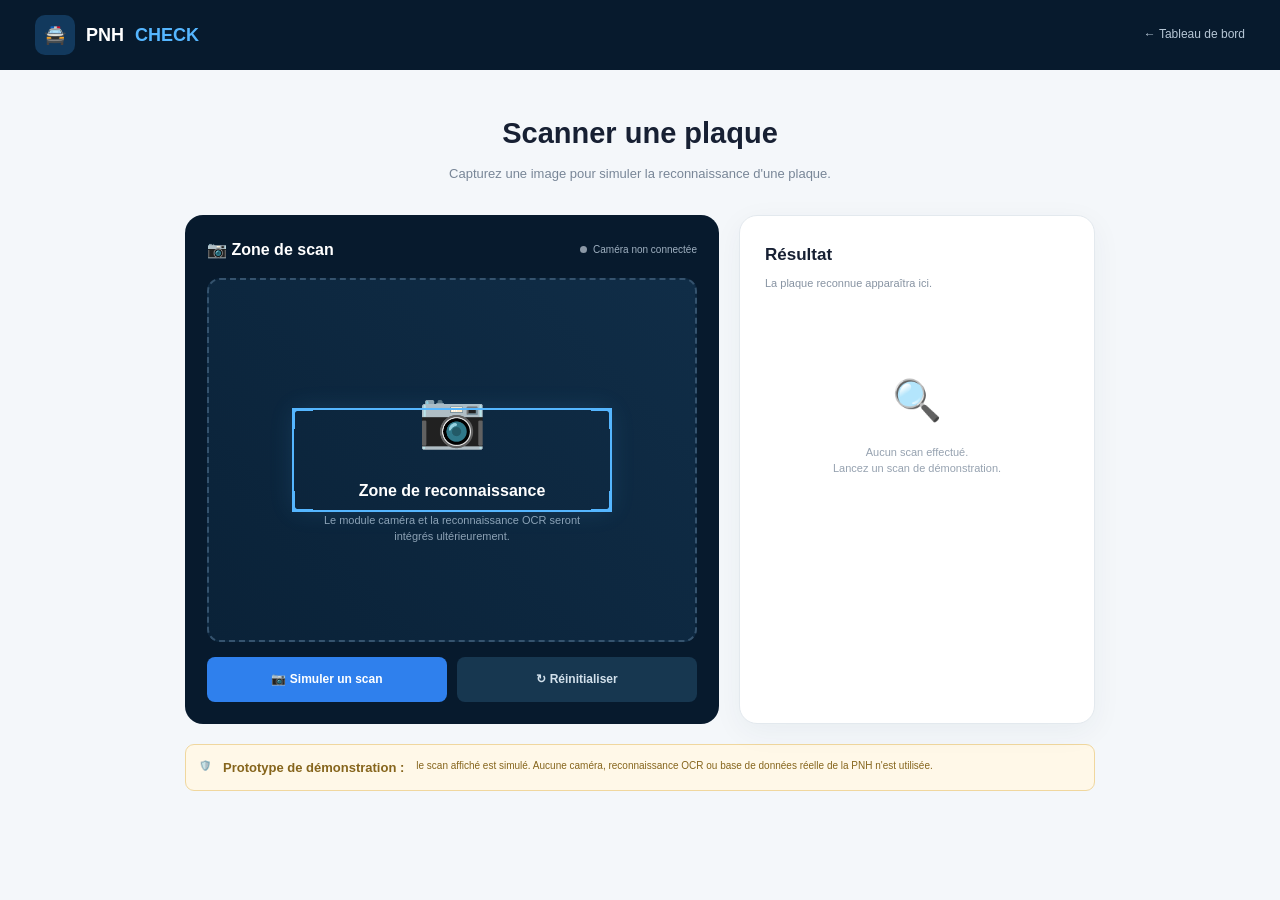
<file: scanner.html>
<!DOCTYPE html>
<html lang="fr">
<head>
    <meta charset="UTF-8">
    <meta name="viewport" content="width=device-width, initial-scale=1.0">

    <title>Scanner — PNH Check</title>

    <link rel="stylesheet" href="style.css">

    <style>
        body {
            margin: 0;
            background: #f4f7fa;
            color: #172033;
        }

        .scanner-page {
            min-height: 100vh;
        }

        /* HEADER */

        .scanner-header {
            height: 70px;
            background: #071a2d;
            color: white;

            display: flex;
            align-items: center;
            justify-content: space-between;

            padding: 0 35px;
        }

        .scanner-logo {
            display: flex;
            align-items: center;
            gap: 11px;

            font-size: 18px;
            font-weight: bold;
        }

        .scanner-logo span {
            color: #55b6ff;
        }

        .scanner-logo-icon {
            width: 40px;
            height: 40px;

            display: flex;
            align-items: center;
            justify-content: center;

            border-radius: 10px;
            background: #12395d;
        }

        .back-dashboard {
            color: #b7c7d6;
            text-decoration: none;
            font-size: 12px;
        }

        .back-dashboard:hover {
            color: white;
        }

        /* CONTENU */

        .scanner-content {
            width: 100%;
            max-width: 950px;

            margin: auto;

            padding: 40px 20px;

            box-sizing: border-box;
        }

        .page-title {
            text-align: center;
            margin-bottom: 30px;
        }

        .page-title h1 {
            margin: 0;
            font-size: 29px;
        }

        .page-title p {
            margin-top: 8px;

            color: #788697;
            font-size: 13px;
        }

        /* GRID */

        .scanner-grid {
            display: grid;

            grid-template-columns:
                1.2fr .8fr;

            gap: 20px;
        }

        /* CAMERA */

        .camera-card {
            background: #071a2d;

            border-radius: 18px;

            padding: 22px;

            color: white;
        }

        .camera-header {
            display: flex;

            justify-content: space-between;
            align-items: center;

            margin-bottom: 15px;
        }

        .camera-header h2 {
            margin: 0;
            font-size: 16px;
        }

        .camera-status {
            display: flex;
            align-items: center;
            gap: 6px;

            color: #9fb0c0;
            font-size: 10px;
        }

        .camera-dot {
            width: 7px;
            height: 7px;

            border-radius: 50%;

            background: #8b98a6;
        }

        .camera-frame {
            position: relative;

            min-height: 360px;

            display: flex;
            align-items: center;
            justify-content: center;

            overflow: hidden;

            border: 2px dashed #35536e;

            border-radius: 13px;

            background:
                linear-gradient(
                    45deg,
                    #0a2238,
                    #102d47
                );
        }

        .camera-placeholder {
            text-align: center;

            color: #8da2b5;
        }

        .camera-icon {
            font-size: 55px;

            margin-bottom: 15px;
        }

        .camera-placeholder h3 {
            margin: 0;

            color: white;
            font-size: 16px;
        }

        .camera-placeholder p {
            max-width: 270px;

            margin: 8px auto 0;

            font-size: 11px;
            line-height: 1.5;
        }

        /* CADRE DE DETECTION */

        .scan-box {
            position: absolute;

            width: 65%;
            height: 100px;

            border: 2px solid #55b6ff;

            border-radius: 8px;

            box-shadow:
                0 0 25px rgba(85,182,255,.12);
        }

        .scan-corner {
            position: absolute;

            width: 18px;
            height: 18px;

            border-color: #55b6ff;
            border-style: solid;
        }

        .corner-tl {
            top: -2px;
            left: -2px;
            border-width: 3px 0 0 3px;
        }

        .corner-tr {
            top: -2px;
            right: -2px;
            border-width: 3px 3px 0 0;
        }

        .corner-bl {
            bottom: -2px;
            left: -2px;
            border-width: 0 0 3px 3px;
        }

        .corner-br {
            bottom: -2px;
            right: -2px;
            border-width: 0 3px 3px 0;
        }

        /* CONTROLES */

        .camera-controls {
            display: flex;

            gap: 10px;

            margin-top: 15px;
        }

        .camera-button {
            flex: 1;

            height: 45px;

            border: none;

            border-radius: 8px;

            cursor: pointer;

            font-weight: bold;

            font-size: 12px;
        }

        .primary-button {
            background: #2f80ed;
            color: white;
        }

        .primary-button:hover {
            background: #236acb;
        }

        .secondary-button {
            background: #173750;
            color: #d2e0eb;
        }

        .secondary-button:hover {
            background: #214866;
        }

        /* RESULTAT */

        .result-card {
            background: white;

            border: 1px solid #e3e9ee;

            border-radius: 18px;

            padding: 25px;

            box-shadow:
                0 8px 30px rgba(20,50,70,.05);
        }

        .result-card h2 {
            margin: 0;

            font-size: 17px;
        }

        .result-description {
            margin: 7px 0 20px;

            color: #8793a2;

            font-size: 11px;
        }

        .plate-result {
            display: none;

            text-align: center;

            padding: 20px;

            border-radius: 12px;

            background: #f6f9fb;

            border: 1px solid #e4ebf0;
        }

        .plate-result.show {
            display: block;
        }

        .plate-number {
            display: inline-block;

            padding: 12px 20px;

            border: 2px solid #172033;

            border-radius: 7px;

            background: white;

            font-size: 22px;
            font-weight: bold;

            letter-spacing: 2px;
        }

        .result-status {
            margin-top: 15px;

            font-size: 12px;
            font-weight: bold;
        }

        .result-details {
            margin-top: 18px;

            text-align: left;
        }

        .detail {
            display: flex;

            justify-content: space-between;

            padding: 10px 0;

            border-bottom: 1px solid #edf0f3;

            font-size: 11px;
        }

        .detail span:first-child {
            color: #8a96a5;
        }

        .detail strong {
            color: #344054;
        }

        .empty-result {
            padding: 55px 20px;

            text-align: center;

            color: #96a2b0;
        }

        .empty-result div {
            font-size: 40px;
            margin-bottom: 12px;
        }

        .empty-result p {
            margin: 0;

            font-size: 11px;
            line-height: 1.5;
        }

        /* AVERTISSEMENT */

        .demo-notice {
            margin-top: 20px;

            padding: 13px;

            border-radius: 9px;

            background: #fff8e8;

            border: 1px solid #f0d79e;

            color: #86651c;

            font-size: 10px;

            line-height: 1.5;
        }

        /* RESPONSIVE */

        @media (max-width: 750px) {

            .scanner-header {
                padding: 0 17px;
            }

            .scanner-grid {
                grid-template-columns: 1fr;
            }

            .camera-frame {
                min-height: 300px;
            }
        }

        @media (max-width: 500px) {

            .scanner-content {
                padding: 30px 13px;
            }

            .page-title h1 {
                font-size: 23px;
            }

            .camera-controls {
                flex-direction: column;
            }
        }
    </style>
</head>

<body>

<div class="scanner-page">

    <!-- HEADER -->

    <header class="scanner-header">

        <div class="scanner-logo">

            <div class="scanner-logo-icon">
                🚔
            </div>

            PNH <span>CHECK</span>

        </div>

        <a
            href="dashboard.html"
            class="back-dashboard"
        >
            ← Tableau de bord
        </a>

    </header>


    <!-- CONTENU -->

    <main class="scanner-content">

        <div class="page-title">

            <h1>
                Scanner une plaque
            </h1>

            <p>
                Capturez une image pour simuler
                la reconnaissance d'une plaque.
            </p>

        </div>


        <div class="scanner-grid">


            <!-- CAMERA -->

            <section class="camera-card">

                <div class="camera-header">

                    <h2>
                        📷 Zone de scan
                    </h2>

                    <div class="camera-status">

                        <div class="camera-dot"></div>

                        Caméra non connectée

                    </div>

                </div>


                <div class="camera-frame">

                    <div class="scan-box">

                        <div class="scan-corner corner-tl"></div>
                        <div class="scan-corner corner-tr"></div>
                        <div class="scan-corner corner-bl"></div>
                        <div class="scan-corner corner-br"></div>

                    </div>


                    <div class="camera-placeholder">

                        <div class="camera-icon">
                            📷
                        </div>

                        <h3>
                            Zone de reconnaissance
                        </h3>

                        <p>
                            Le module caméra et la
                            reconnaissance OCR seront
                            intégrés ultérieurement.
                        </p>

                    </div>

                </div>


                <div class="camera-controls">

                    <button
                        class="camera-button primary-button"
                        onclick="simulateScan()"
                    >
                        📷 Simuler un scan
                    </button>

                    <button
                        class="camera-button secondary-button"
                        onclick="resetScan()"
                    >
                        ↻ Réinitialiser
                    </button>

                </div>

            </section>


            <!-- RESULTAT -->

            <section class="result-card">

                <h2>
                    Résultat
                </h2>

                <p class="result-description">
                    La plaque reconnue apparaîtra ici.
                </p>


                <div
                    id="emptyResult"
                    class="empty-result"
                >

                    <div>
                        🔍
                    </div>

                    <p>
                        Aucun scan effectué.<br>
                        Lancez un scan de démonstration.
                    </p>

                </div>


                <div
                    id="plateResult"
                    class="plate-result"
                >

                    <div class="plate-number">
                        <span id="plateNumber">
                            --
                        </span>
                    </div>


                    <div
                        id="resultStatus"
                        class="result-status"
                    >
                    </div>


                    <div class="result-details">

                        <div class="detail">

                            <span>
                                Véhicule
                            </span>

                            <strong id="vehicleName">
                                --
                            </strong>

                        </div>


                        <div class="detail">

                            <span>
                                Type
                            </span>

                            <strong id="vehicleType">
                                --
                            </strong>

                        </div>


                        <div class="detail">

                            <span>
                                Année
                            </span>

                            <strong id="vehicleYear">
                                --
                            </strong>

                        </div>

                    </div>

                </div>

            </section>

        </div>


        <div class="demo-notice">

            🛡️ <strong>Prototype de démonstration :</strong>
            le scan affiché est simulé. Aucune caméra,
            reconnaissance OCR ou base de données réelle
            de la PNH n'est utilisée.

        </div>

    </main>

</div>


<script>

    /*
     * DONNÉES FICTIVES UNIQUEMENT
     */

    const demoVehicles = [

        {
            plate: "HT-1234",
            vehicle: "Toyota Corolla",
            type: "Automobile",
            year: "2022",
            status: "ENREGISTRÉ"
        },

        {
            plate: "HT-5678",
            vehicle: "Nissan Frontier",
            type: "Camionnette",
            year: "2021",
            status: "ENREGISTRÉ"
        },

        {
            plate: "AA-2026",
            vehicle: "Hyundai Tucson",
            type: "Automobile",
            year: "2023",
            status: "À VÉRIFIER"
        }

    ];


    /* ==============================
       SIMULATION DU SCAN
    ============================== */

    function simulateScan() {

        const randomIndex =
            Math.floor(
                Math.random() *
                demoVehicles.length
            );

        const vehicle =
            demoVehicles[randomIndex];


        document.getElementById(
            "emptyResult"
        ).style.display = "none";


        document.getElementById(
            "plateResult"
        ).classList.add("show");


        document.getElementById(
            "plateNumber"
        ).textContent = vehicle.plate;


        document.getElementById(
            "vehicleName"
        ).textContent = vehicle.vehicle;


        document.getElementById(
            "vehicleType"
        ).textContent = vehicle.type;


        document.getElementById(
            "vehicleYear"
        ).textContent = vehicle.year;


        const status =
            document.getElementById(
                "resultStatus"
            );


        status.textContent =
            vehicle.status;


        if (vehicle.status === "ENREGISTRÉ") {

            status.style.color = "#16805a";

        } else {

            status.style.color = "#9a6500";

        }

    }


    /* ==============================
       RESET
    ============================== */

    function resetScan() {

        document.getElementById(
            "plateResult"
        ).classList.remove("show");


        document.getElementById(
            "emptyResult"
        ).style.display = "block";


        document.getElementById(
            "plateNumber"
        ).textContent = "--";

    }

</script>

</body>
</html>
</file>
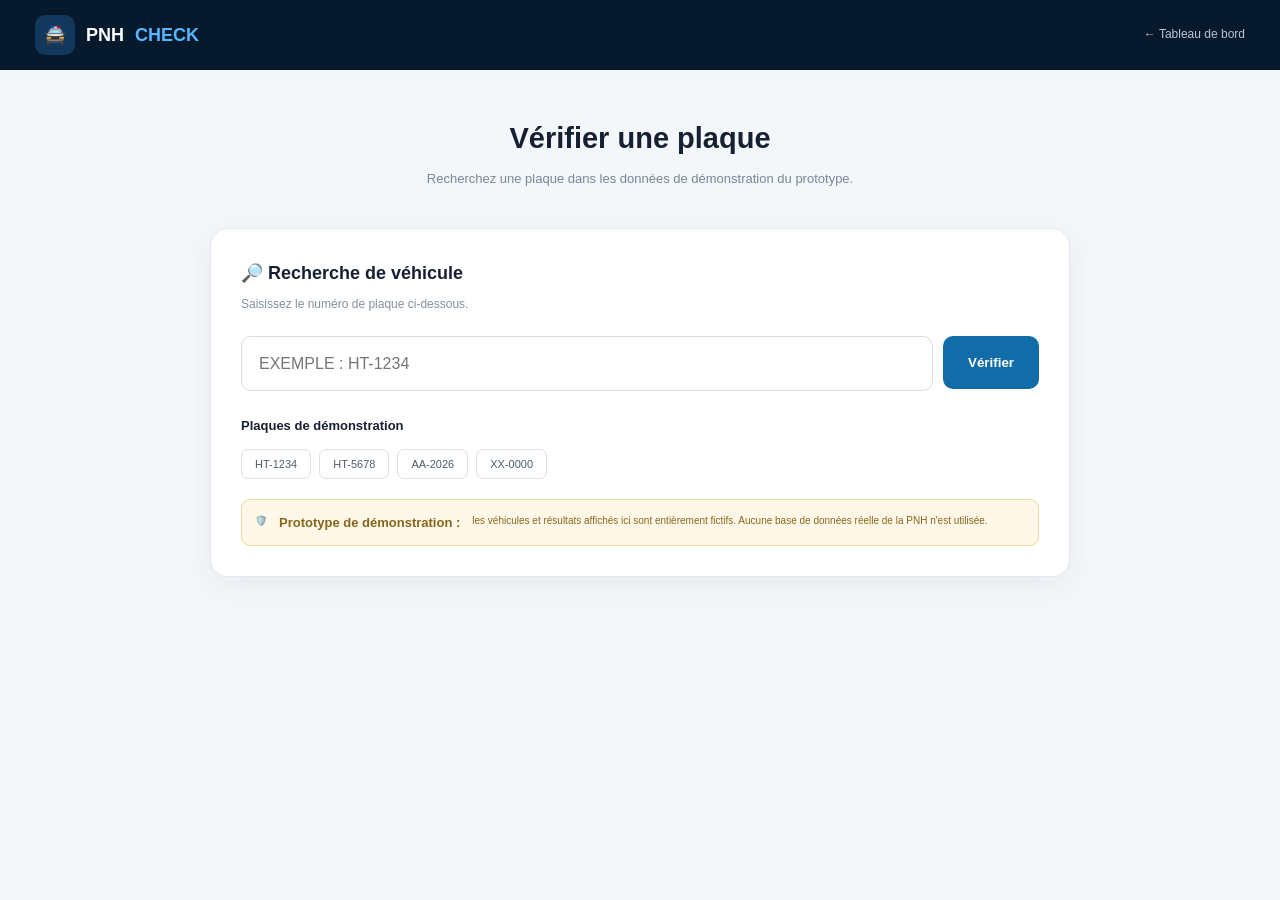
<file: verify.html>
<!DOCTYPE html>
<html lang="fr">
<head>
    <meta charset="UTF-8">
    <meta name="viewport" content="width=device-width, initial-scale=1.0">

    <title>Vérifier une plaque — PNH Check</title>

    <link rel="stylesheet" href="style.css">

    <style>
        body {
            margin: 0;
            background: #f4f7fa;
            color: #172033;
        }

        .verify-page {
            min-height: 100vh;
        }

        /* HEADER */

        .verify-header {
            height: 70px;
            background: #071a2d;
            color: white;

            display: flex;
            align-items: center;
            justify-content: space-between;

            padding: 0 35px;
        }

        .verify-logo {
            display: flex;
            align-items: center;
            gap: 11px;

            font-weight: bold;
            font-size: 18px;
        }

        .verify-logo span {
            color: #55b6ff;
        }

        .verify-logo-icon {
            width: 40px;
            height: 40px;

            display: flex;
            align-items: center;
            justify-content: center;

            border-radius: 10px;
            background: #12395d;
        }

        .back-dashboard {
            color: #b7c7d6;
            text-decoration: none;
            font-size: 12px;
        }

        .back-dashboard:hover {
            color: white;
        }

        /* CONTENU */

        .verify-content {
            width: 100%;
            max-width: 900px;

            margin: auto;

            padding: 45px 20px;

            box-sizing: border-box;
        }

        .page-title {
            text-align: center;
            margin-bottom: 30px;
        }

        .page-title h1 {
            margin: 0;
            font-size: 29px;
        }

        .page-title p {
            color: #788697;
            font-size: 13px;
            margin-top: 8px;
        }

        /* CARTE DE RECHERCHE */

        .search-card {
            background: white;

            border: 1px solid #e3e9ee;

            border-radius: 18px;

            padding: 30px;

            box-shadow:
                0 8px 30px rgba(20, 50, 70, .06);
        }

        .search-card h2 {
            margin: 0 0 7px;

            font-size: 18px;
        }

        .search-card > p {
            margin: 0 0 22px;

            color: #8491a2;

            font-size: 12px;
        }

        .search-box {
            display: flex;
            gap: 10px;
        }

        .search-box input {
            flex: 1;

            height: 53px;

            padding: 0 17px;

            border: 1px solid #d5dde6;

            border-radius: 10px;

            outline: none;

            font-size: 16px;

            text-transform: uppercase;
        }

        .search-box input:focus {
            border-color: #2f80ed;

            box-shadow:
                0 0 0 4px rgba(47,128,237,.1);
        }

        .search-button {
            height: 53px;

            padding: 0 25px;

            border: none;

            border-radius: 10px;

            background: #126ca8;

            color: white;

            font-weight: bold;

            cursor: pointer;
        }

        .search-button:hover {
            background: #0d5b8e;
        }

        /* RESULTAT */

        #result {
            margin-top: 25px;
        }

        .result-card {
            border-radius: 15px;

            padding: 25px;

            background: #f8fafc;

            border: 1px solid #e1e8ee;
        }

        .result-header {
            display: flex;

            align-items: center;
            justify-content: space-between;

            margin-bottom: 20px;
        }

        .result-status {
            display: inline-flex;

            align-items: center;
            gap: 7px;

            padding: 7px 12px;

            border-radius: 20px;

            font-size: 11px;
            font-weight: bold;
        }

        .status-ok {
            background: #e8f8f1;
            color: #16805a;
        }

        .status-warning {
            background: #fff4df;
            color: #9a6500;
        }

        .status-notfound {
            background: #fcebea;
            color: #b42318;
        }

        .vehicle-title {
            display: flex;
            align-items: center;
            gap: 13px;
        }

        .vehicle-icon {
            width: 48px;
            height: 48px;

            display: flex;
            align-items: center;
            justify-content: center;

            background: white;

            border: 1px solid #e2e8ee;

            border-radius: 12px;

            font-size: 23px;
        }

        .vehicle-title h3 {
            margin: 0;
            font-size: 17px;
        }

        .vehicle-title p {
            margin: 4px 0 0;

            color: #8793a2;

            font-size: 11px;
        }

        .info-grid {
            display: grid;

            grid-template-columns:
                repeat(2, 1fr);

            gap: 12px;
        }

        .info-item {
            background: white;

            border: 1px solid #e5ebf0;

            border-radius: 9px;

            padding: 14px;
        }

        .info-item small {
            display: block;

            color: #8995a4;

            font-size: 10px;

            margin-bottom: 5px;
        }

        .info-item strong {
            font-size: 13px;
        }

        /* DEMO */

        .demo-notice {
            margin-top: 20px;

            padding: 13px;

            border-radius: 9px;

            background: #fff8e8;

            border: 1px solid #f0d79e;

            color: #86651c;

            font-size: 10px;

            line-height: 1.5;
        }

        /* PLAQUES EXEMPLE */

        .examples {
            margin-top: 25px;
        }

        .examples h3 {
            font-size: 13px;

            margin-bottom: 12px;
        }

        .example-buttons {
            display: flex;

            flex-wrap: wrap;

            gap: 8px;
        }

        .example-button {
            padding: 8px 13px;

            border: 1px solid #d9e1e8;

            border-radius: 7px;

            background: white;

            color: #4e5d6c;

            font-size: 11px;

            cursor: pointer;
        }

        .example-button:hover {
            border-color: #7bb8dc;
            color: #126ca8;
        }

        /* RESPONSIVE */

        @media (max-width: 600px) {

            .verify-header {
                padding: 0 17px;
            }

            .back-dashboard {
                font-size: 10px;
            }

            .verify-content {
                padding: 30px 13px;
            }

            .search-card {
                padding: 22px 17px;
            }

            .search-box {
                flex-direction: column;
            }

            .search-button {
                width: 100%;
            }

            .info-grid {
                grid-template-columns: 1fr;
            }

            .page-title h1 {
                font-size: 23px;
            }
        }
    </style>
</head>

<body>

<div class="verify-page">

    <!-- HEADER -->

    <header class="verify-header">

        <div class="verify-logo">

            <div class="verify-logo-icon">
                🚔
            </div>

            PNH <span>CHECK</span>

        </div>

        <a
            href="dashboard.html"
            class="back-dashboard"
        >
            ← Tableau de bord
        </a>

    </header>


    <!-- CONTENU -->

    <main class="verify-content">


        <div class="page-title">

            <h1>
                Vérifier une plaque
            </h1>

            <p>
                Recherchez une plaque dans les données
                de démonstration du prototype.
            </p>

        </div>


        <!-- RECHERCHE -->

        <section class="search-card">

            <h2>
                🔎 Recherche de véhicule
            </h2>

            <p>
                Saisissez le numéro de plaque ci-dessous.
            </p>


            <div class="search-box">

                <input
                    type="text"
                    id="plateInput"
                    placeholder="Exemple : HT-1234"
                    maxlength="12"
                    autocomplete="off"
                >

                <button
                    class="search-button"
                    onclick="verifyPlate()"
                >
                    Vérifier
                </button>

            </div>


            <!-- RESULTAT -->

            <div id="result"></div>


            <!-- EXEMPLES -->

            <div class="examples">

                <h3>
                    Plaques de démonstration
                </h3>

                <div class="example-buttons">

                    <button
                        class="example-button"
                        onclick="usePlate('HT-1234')"
                    >
                        HT-1234
                    </button>

                    <button
                        class="example-button"
                        onclick="usePlate('HT-5678')"
                    >
                        HT-5678
                    </button>

                    <button
                        class="example-button"
                        onclick="usePlate('AA-2026')"
                    >
                        AA-2026
                    </button>

                    <button
                        class="example-button"
                        onclick="usePlate('XX-0000')"
                    >
                        XX-0000
                    </button>

                </div>

            </div>


            <!-- AVERTISSEMENT -->

            <div class="demo-notice">

                🛡️ <strong>Prototype de démonstration :</strong>
                les véhicules et résultats affichés ici sont
                entièrement fictifs. Aucune base de données
                réelle de la PNH n'est utilisée.

            </div>

        </section>

    </main>

</div>


<script>

    /* ==============================
       DONNÉES FICTIVES
    ============================== */

    const vehicles = {

        "HT-1234": {
            vehicle: "Toyota Corolla",
            type: "Automobile",
            status: "Enregistré",
            year: "2022"
        },

        "HT-5678": {
            vehicle: "Nissan Frontier",
            type: "Camionnette",
            status: "Enregistré",
            year: "2021"
        },

        "AA-2026": {
            vehicle: "Hyundai Tucson",
            type: "Automobile",
            status: "À vérifier",
            year: "2023"
        }

    };


    /* ==============================
       VERIFICATION
    ============================== */

    function verifyPlate() {

        const input =
            document.getElementById("plateInput");

        const result =
            document.getElementById("result");

        const plate =
            input.value
                .trim()
                .toUpperCase();


        if (!plate) {

            result.innerHTML = `
                <div class="result-card">
                    <strong>⚠️ Plaque manquante</strong>
                    <p>
                        Veuillez saisir un numéro de plaque.
                    </p>
                </div>
            `;

            return;
        }


        const vehicle = vehicles[plate];


        if (!vehicle) {

            result.innerHTML = `

                <div class="result-card">

                    <div class="result-header">

                        <div class="vehicle-title">

                            <div class="vehicle-icon">
                                ❓
                            </div>

                            <div>

                                <h3>
                                    Plaque non trouvée
                                </h3>

                                <p>
                                    ${escapeHTML(plate)}
                                </p>

                            </div>

                        </div>

                        <span class="result-status status-notfound">
                            ● INCONNUE
                        </span>

                    </div>

                    <p style="font-size:12px;color:#718096;">
                        Aucun résultat correspondant à cette
                        plaque dans les données fictives.
                    </p>

                </div>

            `;

            return;
        }


        let statusClass =
            vehicle.status === "Enregistré"
                ? "status-ok"
                : "status-warning";


        let statusIcon =
            vehicle.status === "Enregistré"
                ? "✓"
                : "⚠";


        result.innerHTML = `

            <div class="result-card">

                <div class="result-header">

                    <div class="vehicle-title">

                        <div class="vehicle-icon">
                            🚗
                        </div>

                        <div>

                            <h3>
                                ${escapeHTML(vehicle.vehicle)}
                            </h3>

                            <p>
                                Plaque :
                                <strong>
                                    ${escapeHTML(plate)}
                                </strong>
                            </p>

                        </div>

                    </div>

                    <span class="result-status ${statusClass}">
                        ${statusIcon} ${escapeHTML(vehicle.status).toUpperCase()}
                    </span>

                </div>


                <div class="info-grid">

                    <div class="info-item">

                        <small>
                            NUMÉRO DE PLAQUE
                        </small>

                        <strong>
                            ${escapeHTML(plate)}
                        </strong>

                    </div>


                    <div class="info-item">

                        <small>
                            TYPE
                        </small>

                        <strong>
                            ${escapeHTML(vehicle.type)}
                        </strong>

                    </div>


                    <div class="info-item">

                        <small>
                            VÉHICULE
                        </small>

                        <strong>
                            ${escapeHTML(vehicle.vehicle)}
                        </strong>

                    </div>


                    <div class="info-item">

                        <small>
                            ANNÉE
                        </small>

                        <strong>
                            ${escapeHTML(vehicle.year)}
                        </strong>

                    </div>

                </div>

            </div>

        `;

    }


    /* ==============================
       EXEMPLE
    ============================== */

    function usePlate(plate) {

        document.getElementById(
            "plateInput"
        ).value = plate;

        verifyPlate();

    }


    /* ENTER */

    document
        .getElementById("plateInput")
        .addEventListener(
            "keydown",
            function(event) {

                if (event.key === "Enter") {
                    verifyPlate();
                }

            }
        );


    /* SECURITE AFFICHAGE */

    function escapeHTML(value) {

        return String(value)
            .replace(/&/g, "&amp;")
            .replace(/</g, "&lt;")
            .replace(/>/g, "&gt;")
            .replace(/"/g, "&quot;")
            .replace(/'/g, "&#039;");

    }

</script>

</body>
</html>
</file>
<file: style.css>
```css
/* =========================================================
   PNH CHECK — STYLE PRINCIPAL
   ========================================================= */

* {
    margin: 0;
    padding: 0;
    box-sizing: border-box;
}

html {
    scroll-behavior: smooth;
}

body {
    font-family: Arial, Helvetica, sans-serif;
    background: #f4f7fb;
    color: #172033;
    line-height: 1.6;
}


/* =========================================================
   NAVIGATION
   ========================================================= */

.navbar {
    width: 100%;
    height: 76px;
    background: #071a2d;
    color: white;

    display: flex;
    align-items: center;
    justify-content: space-between;

    padding: 0 7%;
    position: sticky;
    top: 0;
    z-index: 1000;

    box-shadow: 0 4px 20px rgba(0, 0, 0, 0.12);
}

.logo {
    display: flex;
    align-items: center;
    gap: 12px;
}

.logo-icon {
    width: 45px;
    height: 45px;

    display: flex;
    align-items: center;
    justify-content: center;

    background: #12395d;
    border-radius: 12px;

    font-size: 23px;
}

.logo h1 {
    font-size: 19px;
    letter-spacing: 1px;
}

.logo h1 span {
    color: #55b6ff;
}

.logo p {
    font-size: 10px;
    color: #a9b8c8;
    letter-spacing: 0.5px;
}

.navbar nav {
    display: flex;
    gap: 30px;
}

.navbar nav a {
    color: #dce7f2;
    text-decoration: none;
    font-size: 14px;
    transition: 0.25s;
}

.navbar nav a:hover {
    color: #55b6ff;
}

.login-btn {
    border: 1px solid #3b668e;
    background: transparent;
    color: white;

    padding: 11px 18px;
    border-radius: 9px;

    cursor: pointer;
    font-weight: 600;

    transition: 0.25s;
}

.login-btn:hover {
    background: #12395d;
    border-color: #55b6ff;
}


/* =========================================================
   HERO
   ========================================================= */

.hero {
    min-height: calc(100vh - 76px);

    padding: 80px 7%;

    background:
        radial-gradient(
            circle at 85% 20%,
            rgba(45, 137, 210, 0.12),
            transparent 35%
        ),
        linear-gradient(
            135deg,
            #071a2d,
            #0d2d4d
        );

    color: white;

    display: flex;
    flex-direction: column;
    justify-content: center;
}

.hero-content {
    max-width: 850px;
    margin: auto;
    width: 100%;
}

.badge,
.section-badge {
    display: inline-block;

    padding: 7px 13px;

    border-radius: 30px;

    background: rgba(85, 182, 255, 0.1);
    border: 1px solid rgba(85, 182, 255, 0.35);

    color: #55b6ff;

    font-size: 11px;
    font-weight: bold;

    letter-spacing: 1px;
}

.hero h2 {
    font-size: clamp(38px, 6vw, 68px);
    line-height: 1.05;

    margin-top: 22px;
    letter-spacing: -2px;
}

.hero h2 span {
    color: #55b6ff;
}

.hero-description {
    max-width: 650px;

    margin-top: 22px;

    color: #b8c8d8;

    font-size: 17px;
}


/* =========================================================
   SEARCH CARD
   ========================================================= */

.search-card {
    margin-top: 38px;

    padding: 28px;

    background: white;
    color: #172033;

    border-radius: 18px;

    box-shadow:
        0 20px 60px rgba(0, 0, 0, 0.22);
}

.search-header {
    display: flex;
    justify-content: space-between;
    align-items: center;

    gap: 20px;

    margin-bottom: 25px;
}

.search-header h3 {
    font-size: 19px;
}

.search-header p {
    color: #718096;
    font-size: 13px;
}

.status-dot {
    color: #318a5c;
    font-size: 12px;
    white-space: nowrap;
}

.status-dot span {
    display: inline-block;

    width: 8px;
    height: 8px;

    border-radius: 50%;

    background: #42b883;

    margin-right: 5px;
}


/* =========================================================
   INPUT
   ========================================================= */

.search-box label {
    display: block;

    font-size: 12px;
    font-weight: bold;

    margin-bottom: 8px;

    color: #344054;
}

.input-container {
    position: relative;
}

.input-icon {
    position: absolute;

    left: 15px;
    top: 50%;

    transform: translateY(-50%);

    font-size: 18px;
}

.input-container input {
    width: 100%;

    height: 54px;

    padding: 0 18px 0 48px;

    border: 1px solid #d7dee8;

    border-radius: 10px;

    outline: none;

    font-size: 16px;

    color: #172033;

    transition: 0.25s;
}

.input-container input:focus {
    border-color: #3297d3;

    box-shadow:
        0 0 0 4px rgba(50, 151, 211, 0.1);
}

.input-container input::placeholder {
    color: #9aa7b5;
}


/* =========================================================
   BUTTONS
   ========================================================= */

.actions {
    display: flex;
    gap: 12px;

    margin-top: 17px;
}

.primary-btn,
.secondary-btn {
    min-height: 48px;

    padding: 0 20px;

    border-radius: 10px;

    border: none;

    cursor: pointer;

    font-size: 14px;
    font-weight: bold;

    transition: 0.25s;
}

.primary-btn {
    flex: 1;

    background: #126ca8;
    color: white;
}

.primary-btn:hover {
    background: #0d5b8e;

    transform: translateY(-1px);
}

.secondary-btn {
    background: #edf4f9;
    color: #155a82;

    border: 1px solid #d5e3ed;
}

.secondary-btn:hover {
    background: #dfeef7;
}


/* =========================================================
   DEMO NOTICE
   ========================================================= */

.demo-notice {
    display: flex;
    gap: 12px;

    margin-top: 18px;

    padding: 15px 17px;

    border-radius: 11px;

    background: rgba(255, 255, 255, 0.07);

    border: 1px solid rgba(255, 255, 255, 0.1);
}

.demo-notice > span {
    font-size: 18px;
}

.demo-notice strong {
    font-size: 13px;
}

.demo-notice p {
    margin-top: 3px;

    color: #aebdcb;

    font-size: 11px;
}


/* =========================================================
   STATISTIQUES
   ========================================================= */

.hero-stats {
    max-width: 1050px;
    width: 100%;

    margin: 60px auto 0;

    display: grid;

    grid-template-columns:
        repeat(3, 1fr);

    gap: 18px;
}

.stat-card {
    padding: 20px;

    display: flex;
    align-items: center;

    gap: 15px;

    background: rgba(255, 255, 255, 0.06);

    border: 1px solid rgba(255, 255, 255, 0.1);

    border-radius: 13px;
}

.stat-icon {
    width: 43px;
    height: 43px;

    display: flex;
    align-items: center;
    justify-content: center;

    border-radius: 10px;

    background: rgba(85, 182, 255, 0.1);

    font-size: 19px;
}

.stat-card strong {
    font-size: 13px;
}

.stat-card p {
    color: #9fb0c0;

    font-size: 11px;
}


/* =========================================================
   SECTIONS
   ========================================================= */

.section {
    padding: 100px 7%;

    background: #ffffff;
}

.section-title {
    text-align: center;

    max-width: 700px;

    margin: auto;
}

.section-title h2 {
    margin-top: 18px;

    font-size: clamp(30px, 4vw, 45px);

    line-height: 1.1;
}

.section-title h2 span {
    color: #1673ae;
}

.section-title p {
    margin-top: 16px;

    color: #68778a;
}


/* =========================================================
   STEPS
   ========================================================= */

.steps {
    max-width: 1050px;

    margin: 60px auto 0;

    display: grid;

    grid-template-columns:
        1fr auto 1fr auto 1fr;

    align-items: center;

    gap: 20px;
}

.step {
    position: relative;

    padding: 30px;

    border: 1px solid #e3e9ef;

    border-radius: 15px;

    background: #ffffff;

    box-shadow:
        0 10px 30px rgba(17, 45, 70, 0.06);

    transition: 0.25s;
}

.step:hover {
    transform: translateY(-5px);

    box-shadow:
        0 15px 35px rgba(17, 45, 70, 0.1);
}

.step-number {
    position: absolute;

    top: 15px;
    right: 18px;

    font-size: 11px;

    color: #a7b3bf;

    font-weight: bold;
}

.step-icon {
    font-size: 28px;

    margin-bottom: 15px;
}

.step h3 {
    font-size: 18px;
}

.step p {
    margin-top: 8px;

    color: #718096;

    font-size: 13px;
}

.arrow {
    color: #4094c5;

    font-size: 25px;
}


/* =========================================================
   SECURITY
   ========================================================= */

.security-section {
    padding: 90px 7%;

    background: #071a2d;

    color: white;

    display: grid;

    grid-template-columns:
        1fr 1fr;

    gap: 70px;

    align-items: center;
}

.security-content {
    max-width: 570px;
}

.security-content h2 {
    margin-top: 18px;

    font-size: clamp(30px, 4vw, 45px);

    line-height: 1.1;
}

.security-content h2 span {
    color: #55b6ff;
}

.security-content p {
    margin-top: 20px;

    color: #aebdcc;

    font-size: 15px;
}

.security-items {
    display: grid;

    gap: 15px;
}

.security-items > div {
    padding: 22px;

    border-radius: 13px;

    background: rgba(255, 255, 255, 0.05);

    border: 1px solid rgba(255, 255, 255, 0.09);
}

.security-items span {
    font-size: 22px;

    margin-right: 10px;
}

.security-items strong {
    font-size: 14px;
}

.security-items p {
    margin-top: 7px;

    margin-left: 34px;

    color: #9fb0c0;

    font-size: 12px;
}


/* =========================================================
   FOOTER
   ========================================================= */

footer {
    padding: 40px 7%;

    background: #04121f;

    color: white;

    text-align: center;
}

.footer-logo {
    font-size: 18px;
}

.footer-logo strong {
    color: #55b6ff;
}

footer > p {
    margin-top: 8px;

    color: #8395a7;

    font-size: 12px;
}

.footer-bottom {
    margin-top: 25px;

    padding-top: 20px;

    border-top: 1px solid rgba(255, 255, 255, 0.08);

    color: #607487;

    font-size: 11px;
}


/* =========================================================
   MODAL CONNEXION
   ========================================================= */

.modal {
    position: fixed;

    inset: 0;

    z-index: 3000;

    display: none;

    align-items: center;
    justify-content: center;

    padding: 20px;

    background: rgba(2, 12, 22, 0.72);

    backdrop-filter: blur(5px);
}

.modal.active {
    display: flex;
}

.modal-content {
    position: relative;

    width: 100%;
    max-width: 430px;

    padding: 35px;

    border-radius: 18px;

    background: white;

    box-shadow:
        0 30px 80px rgba(0, 0, 0, 0.3);

    animation: modalIn 0.25s ease;
}

@keyframes modalIn {

    from {
        opacity: 0;
        transform: translateY(15px) scale(0.98);
    }

    to {
        opacity: 1;
        transform: translateY(0) scale(1);
    }

}

.close-btn {
    position: absolute;

    top: 14px;
    right: 16px;

    width: 35px;
    height: 35px;

    border: none;

    background: #f0f3f6;

    border-radius: 50%;

    font-size: 23px;

    cursor: pointer;

    color: #526170;
}

.modal-icon {
    width: 55px;
    height: 55px;

    display: flex;
    align-items: center;
    justify-content: center;

    border-radius: 13px;

    background: #eaf5fc;

    font-size: 25px;

    margin-bottom: 18px;
}

.modal-content h2 {
    font-size: 25px;
}

.modal-content > p {
    margin: 8px 0 25px;

    color: #718096;

    font-size: 13px;
}

.modal-content label {
    display: block;

    margin: 15px 0 7px;

    font-size: 12px;

    font-weight: bold;
}

.modal-content input {
    width: 100%;

    height: 47px;

    padding: 0 13px;

    border: 1px solid #d5dde6;

    border-radius: 9px;

    outline: none;
}

.modal-content input:focus {
    border-color: #3297d3;
}

.modal-content .primary-btn {
    width: 100%;

    margin-top: 22px;
}

.modal-content small {
    display: block;

    margin-top: 15px;

    text-align: center;

    color: #8995a1;

    font-size: 10px;
}


/* =========================================================
   RESPONSIVE — TABLETTE
   ========================================================= */

@media (max-width: 850px) {

    .navbar {
        padding: 0 5%;
    }

    .navbar nav {
        display: none;
    }

    .hero,
    .section,
    .security-section {
        padding-left: 5%;
        padding-right: 5%;
    }

    .hero-stats {
        grid-template-columns: 1fr;
    }

    .steps {
        grid-template-columns: 1fr;

        gap: 15px;
    }

    .arrow {
        display: none;
    }

    .security-section {
        grid-template-columns: 1fr;

        gap: 40px;
    }

}


/* =========================================================
   RESPONSIVE — MOBILE
   ========================================================= */

@media (max-width: 600px) {

    .navbar {
        height: 68px;
    }

    .logo h1 {
        font-size: 16px;
    }

    .logo p {
        display: none;
    }

    .logo-icon {
        width: 39px;
        height: 39px;

        font-size: 19px;
    }

    .login-btn {
        padding: 9px 12px;

        font-size: 11px;
    }

    .hero {
        min-height: auto;

        padding-top: 55px;
        padding-bottom: 55px;
    }

    .hero h2 {
        font-size: 40px;

        letter-spacing: -1.5px;
    }

    .hero-description {
        font-size: 14px;
    }

    .search-card {
        padding: 20px;

        border-radius: 14px;
    }

    .search-header {
        align-items: flex-start;

        flex-direction: column;

        gap: 8px;
    }

    .actions {
        flex-direction: column;
    }

    .primary-btn,
    .secondary-btn {
        width: 100%;
    }

    .hero-stats {
        margin-top: 35px;
    }

    .section {
        padding-top: 70px;
        padding-bottom: 70px;
    }

    .security-section {
        padding-top: 70px;
        padding-bottom: 70px;
    }

    .modal-content {
        padding: 28px 22px;
    }

}


/* =========================================================
   ACCESSIBILITÉ
   ========================================================= */

button:focus-visible,
input:focus-visible,
a:focus-visible {
    outline: 3px solid rgba(85, 182, 255, 0.5);
    outline-offset: 3px;
}


/* =========================================================
   ANIMATION DOUCE
   ========================================================= */

@media (prefers-reduced-motion: no-preference) {

    .hero-content {
        animation: heroAppear 0.7s ease;
    }

    @keyframes heroAppear {

        from {
            opacity: 0;
            transform: translateY(15px);
        }

        to {
            opacity: 1;
            transform: translateY(0);
        }

    }

}
```
</file>
